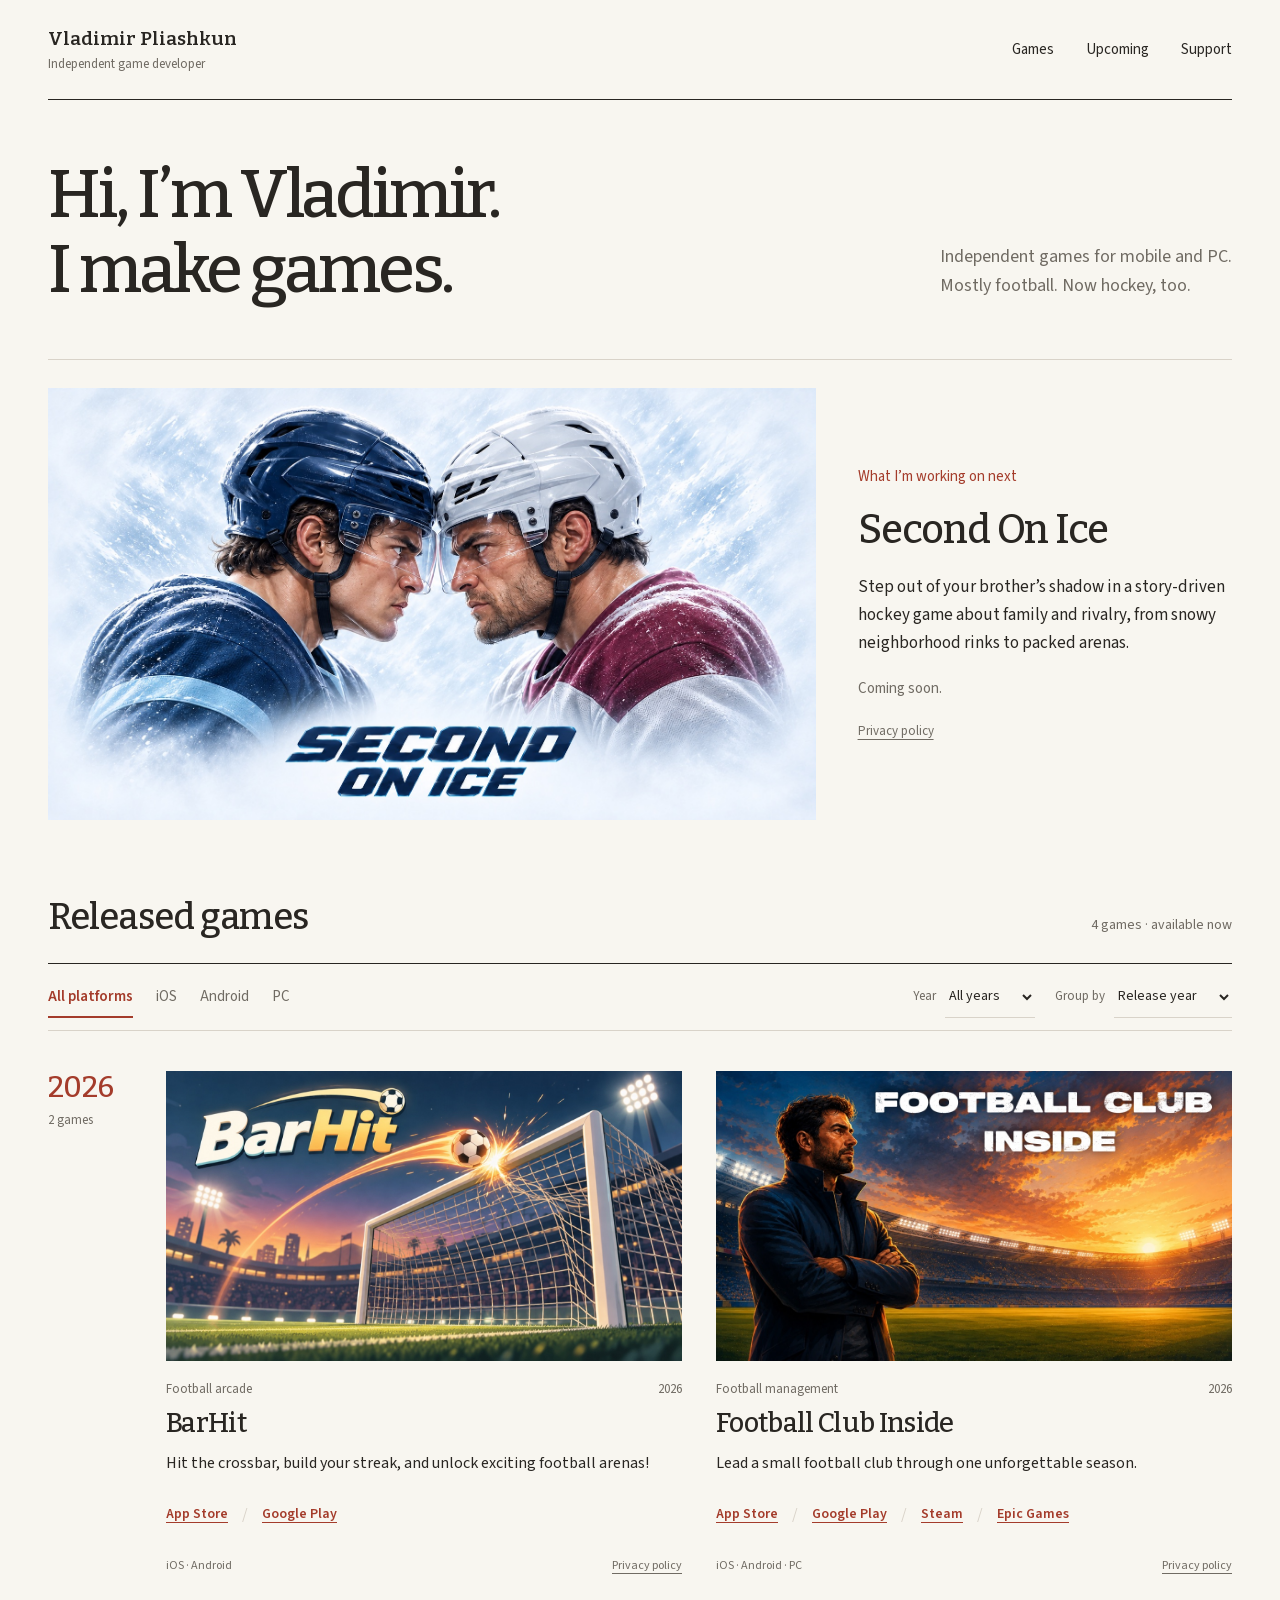
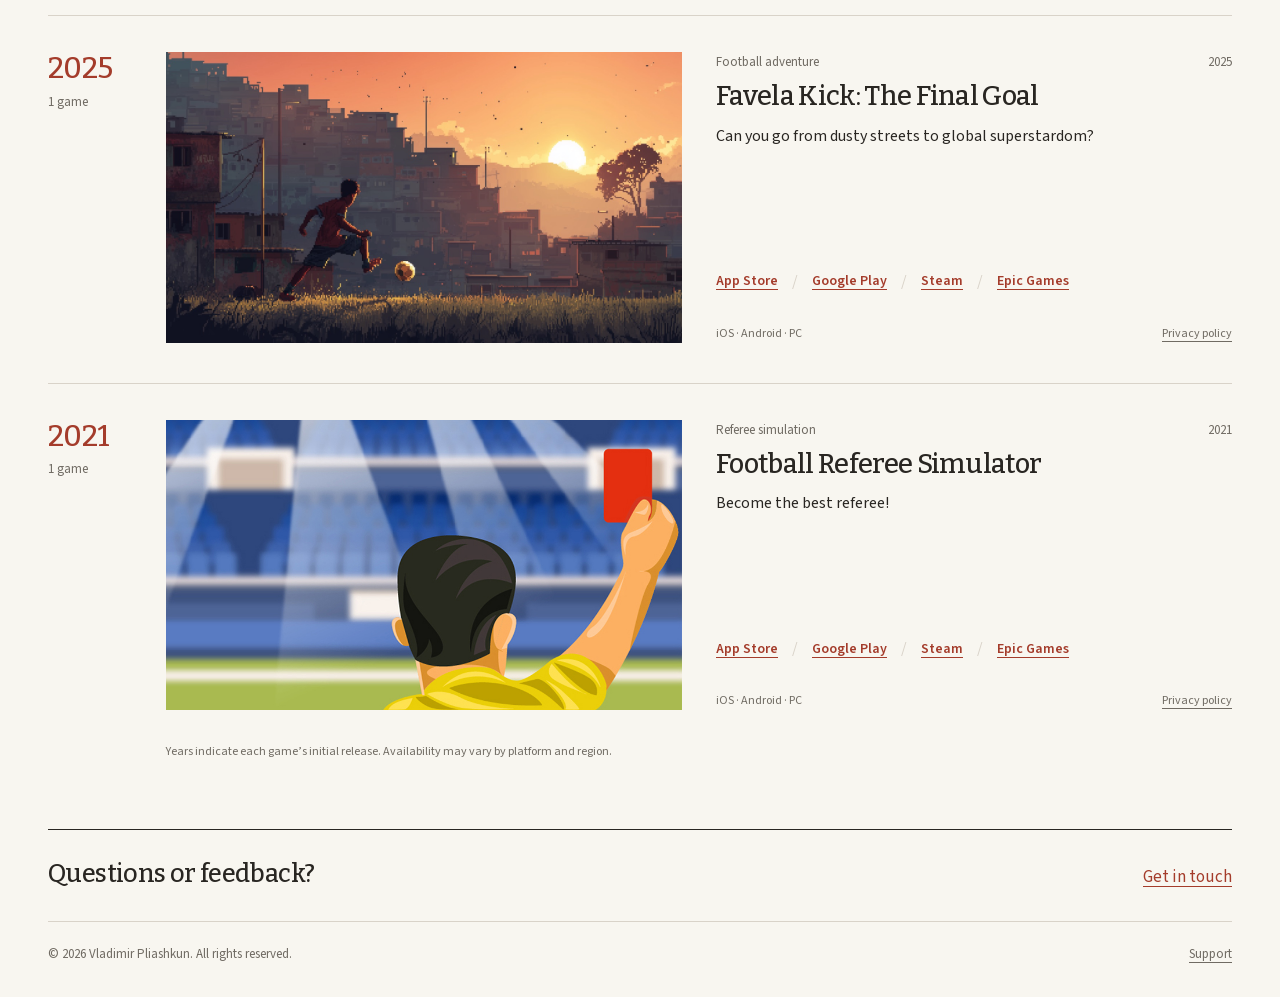
<file: index.html>
<!DOCTYPE html>
<html lang="en">
<head>
  <meta charset="UTF-8">
  <meta name="viewport" content="width=device-width, initial-scale=1.0">
  <meta name="description" content="Independent games by Vladimir Pliashkun. Discover BarHit, Football Club Inside, Favela Kick, Football Referee Simulator, and the upcoming Second On Ice.">
  <meta name="theme-color" content="#f8f6f0">
  <meta property="og:title" content="Vladimir Pliashkun — Independent Games">
  <meta property="og:description" content="Games by Vladimir Pliashkun, for mobile and PC. Browse the released games and the upcoming Second On Ice.">
  <meta property="og:type" content="website">
  <meta property="og:url" content="https://vladimirplyashkun.com/">
  <meta property="og:image" content="https://vladimirplyashkun.com/assets/second-on-ice.jpg">
  <link rel="canonical" href="https://vladimirplyashkun.com/">
  <link rel="icon" href="favicon.svg" type="image/svg+xml">
  <link rel="preload" href="assets/fonts/bitter-latin.woff2" as="font" type="font/woff2" crossorigin>
  <link rel="stylesheet" href="styles.css?v=20261108-3">
  <script src="catalog.js" defer></script>
  <title>Vladimir Pliashkun — Independent Games</title>
  <!-- Google tag (gtag.js) -->
  <script async src="https://www.googletagmanager.com/gtag/js?id=AW-10957152799"></script>
  <script>
    window.dataLayer = window.dataLayer || [];
    function gtag(){dataLayer.push(arguments);}
    gtag('js', new Date());
    gtag('config', 'AW-10957152799');
  </script>
</head>
<body>
  <a class="skip-link" href="#main">Skip to content</a>
  <header class="site-header">
    <div class="container header-inner">
      <a class="brand" href="index.html" aria-label="Vladimir Pliashkun — Home"><span>Vladimir Pliashkun<span class="brand-caption">Independent game developer</span></span></a>
      <nav aria-label="Main navigation"><a href="#games">Games</a><a href="#second-on-ice">Upcoming</a><a href="support.html">Support</a></nav>
    </div>
  </header>
  <main id="main" class="container">
    <section class="intro" aria-labelledby="intro-title">
      <h1 id="intro-title">Hi, I’m Vladimir.<br>I make games.</h1>
      <p class="intro-note">Independent games for mobile and PC.<br>Mostly football. Now hockey, too.</p>
    </section>

    <section class="feature" id="second-on-ice" aria-labelledby="upcoming-title">
      <div class="feature-art">
        <img src="assets/second-on-ice.jpg" width="1671" height="941" alt="Two rival hockey players face off in Second On Ice" fetchpriority="high">
      </div>
      <div class="feature-copy">
        <p class="project-note">What I’m working on next</p>
        <h2 id="upcoming-title">Second On Ice</h2>
        <p class="feature-description">Step out of your brother’s shadow in a story-driven hockey game about family and rivalry, from snowy neighborhood rinks to packed arenas.</p>
        <p class="release-note">Coming soon.</p>
        <a class="privacy-link" href="second-on-ice-privacy.html">Privacy policy</a>
      </div>
    </section>

    <section class="catalog" id="games" aria-labelledby="games-title">
      <div class="section-heading"><h2 id="games-title">Released games</h2><p id="result-count" role="status" aria-live="polite" aria-atomic="true">4 games · available now</p></div>
      <div class="catalog-controls" id="catalog-controls" hidden>
        <div class="platform-filters" role="group" aria-label="Filter by platform">
          <button type="button" class="filter-button" data-platform="all" aria-pressed="true">All platforms</button>
          <button type="button" class="filter-button" data-platform="ios" aria-pressed="false">iOS</button>
          <button type="button" class="filter-button" data-platform="android" aria-pressed="false">Android</button>
          <button type="button" class="filter-button" data-platform="pc" aria-pressed="false">PC</button>
        </div>
        <div class="select-filters"><label for="year-filter">Year <select id="year-filter"><option value="all">All years</option><option value="2026">2026</option><option value="2025">2025</option><option value="2021">2021</option></select></label><label for="group-by">Group by <select id="group-by"><option value="year">Release year</option><option value="platform">Platform</option></select></label></div>
      </div>
      <div id="game-groups">
        <section class="game-group" aria-labelledby="year-2026"><div class="group-heading"><h3 id="year-2026">2026</h3><span>2 games</span></div><div class="game-grid">
          <article class="game-card" id="barhit" data-year="2026" data-platforms="ios android">
            <div class="game-art"><img src="assets/barhit.jpg" width="1440" height="810" alt="BarHit: a flaming football hits the crossbar in a floodlit arena" loading="lazy" decoding="async"></div>
            <div class="game-copy"><div class="game-meta"><span>Football arcade</span><span>2026</span></div><h4>BarHit</h4><p class="game-description">Hit the crossbar, build your streak, and unlock exciting football arenas!</p><ul class="store-links" aria-label="Get BarHit"><li><a href="https://apps.apple.com/us/app/barhit/id6820227547">App Store</a></li><li><a href="https://play.google.com/store/apps/details?id=com.VladimirPlyashkun.BarHit">Google Play</a></li></ul><div class="game-footer"><span>iOS · Android</span><a href="bar-rush-privacy.html">Privacy policy</a></div></div>
          </article>
          <article class="game-card" id="football-club-inside" data-year="2026" data-platforms="ios android pc">
            <div class="game-art"><img src="assets/football-club-inside.jpg" width="1232" height="706" alt="Football Club Inside: a manager looks over the stadium at sunset" loading="lazy" decoding="async"></div>
            <div class="game-copy"><div class="game-meta"><span>Football management</span><span>2026</span></div><h4>Football Club Inside</h4><p class="game-description">Lead a small football club through one unforgettable season.</p><ul class="store-links" aria-label="Get Football Club Inside"><li><a href="https://apps.apple.com/us/app/football-club-inside/id6758112980">App Store</a></li><li><a href="https://play.google.com/store/apps/details?id=com.VladimirPlyashkun.FootballClubInside">Google Play</a></li><li><a href="https://store.steampowered.com/app/4103500/Football_Club_Inside/">Steam</a></li><li><a href="https://store.epicgames.com/en-US/p/football-club-inside-028a36">Epic Games</a></li></ul><div class="game-footer"><span>iOS · Android · PC</span><a href="football-club-inside-privacy.html">Privacy policy</a></div></div>
          </article>
        </div></section>
        <section class="game-group" aria-labelledby="year-2025"><div class="group-heading"><h3 id="year-2025">2025</h3><span>1 game</span></div><div class="game-grid">
          <article class="game-card" id="favela-kick-final-goal" data-year="2025" data-platforms="ios android pc">
            <div class="game-art"><img src="assets/favela-kick.jpg" width="1440" height="807" alt="A young footballer plays above the rooftops of a favela at sunset" loading="lazy" decoding="async"></div>
            <div class="game-copy"><div class="game-meta"><span>Football adventure</span><span>2025</span></div><h4>Favela Kick: The Final Goal</h4><p class="game-description">Can you go from dusty streets to global superstardom?</p><ul class="store-links" aria-label="Get Favela Kick: The Final Goal"><li><a href="https://apps.apple.com/us/app/favela-kick-the-final-goal/id6746564739">App Store</a></li><li><a href="https://play.google.com/store/apps/details?id=com.VladimirPlyashkun.FavelaKick">Google Play</a></li><li><a href="https://store.steampowered.com/app/3603110/Favela_Kick_The_Final_Goal/">Steam</a></li><li><a href="https://store.epicgames.com/en-US/p/favela-kick-the-final-goal-ad8a1f?lang=en-US">Epic Games</a></li></ul><div class="game-footer"><span>iOS · Android · PC</span><a href="favela-kick-privacy.html">Privacy policy</a></div></div>
          </article>
        </div></section>
        <section class="game-group" aria-labelledby="year-2021"><div class="group-heading"><h3 id="year-2021">2021</h3><span>1 game</span></div><div class="game-grid">
          <article class="game-card" id="football-referee-simulator" data-year="2021" data-platforms="ios android pc">
            <div class="game-art"><img src="assets/football-referee-simulator.jpg" width="1024" height="500" alt="A football referee raises a red card in a packed stadium" loading="lazy" decoding="async"></div>
            <div class="game-copy"><div class="game-meta"><span>Referee simulation</span><span>2021</span></div><h4>Football Referee Simulator</h4><p class="game-description">Become the best referee!</p><ul class="store-links" aria-label="Get Football Referee Simulator"><li><a href="https://apps.apple.com/us/app/football-referee-simulator/id1581640677">App Store</a></li><li><a href="https://play.google.com/store/apps/details?id=com.VladimirPlyashkun.FootballReferee">Google Play</a></li><li><a href="https://store.steampowered.com/app/3002620/Football_Referee_Simulator/">Steam</a></li><li><a href="https://store.epicgames.com/en-US/p/football-referee-simulator-291cd6?lang=en-US">Epic Games</a></li></ul><div class="game-footer"><span>iOS · Android · PC</span><a href="football-referee-privacy.html">Privacy policy</a></div></div>
          </article>
        </div></section>
      </div>
      <div class="empty-state" id="empty-state" hidden><h3>No games in this selection.</h3><p>Try another platform or release year.</p><button class="button" id="reset-filters" type="button">Show all games</button></div>
      <p class="catalog-note">Years indicate each game’s initial release. Availability may vary by platform and region.</p>
    </section>
    <section class="contact-strip" aria-labelledby="contact-title">
      <h2 id="contact-title">Questions or feedback?</h2>
      <a href="support.html">Get in touch</a>
    </section>
  </main>
  <footer class="site-footer container"><p>© 2026 Vladimir Pliashkun. All rights reserved.</p><div><a href="support.html">Support</a></div></footer>
</body>
</html>
</file>
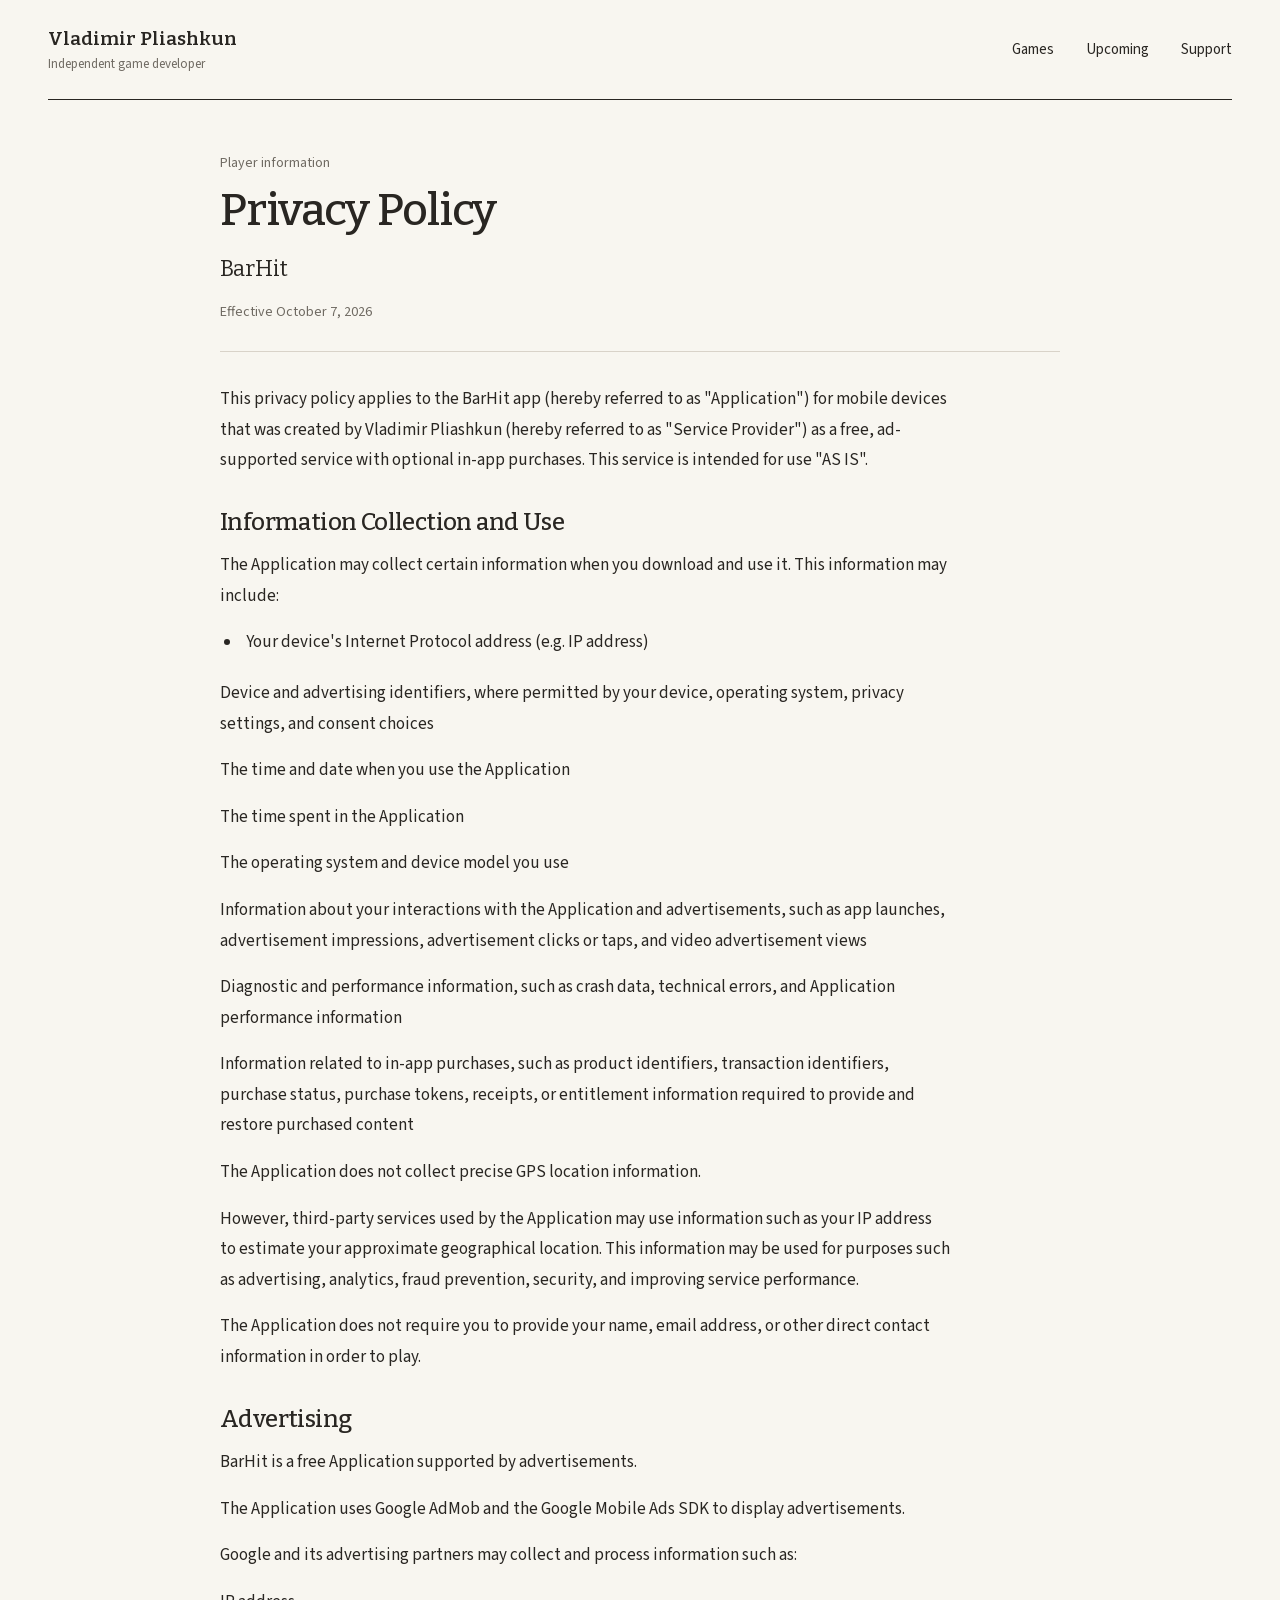
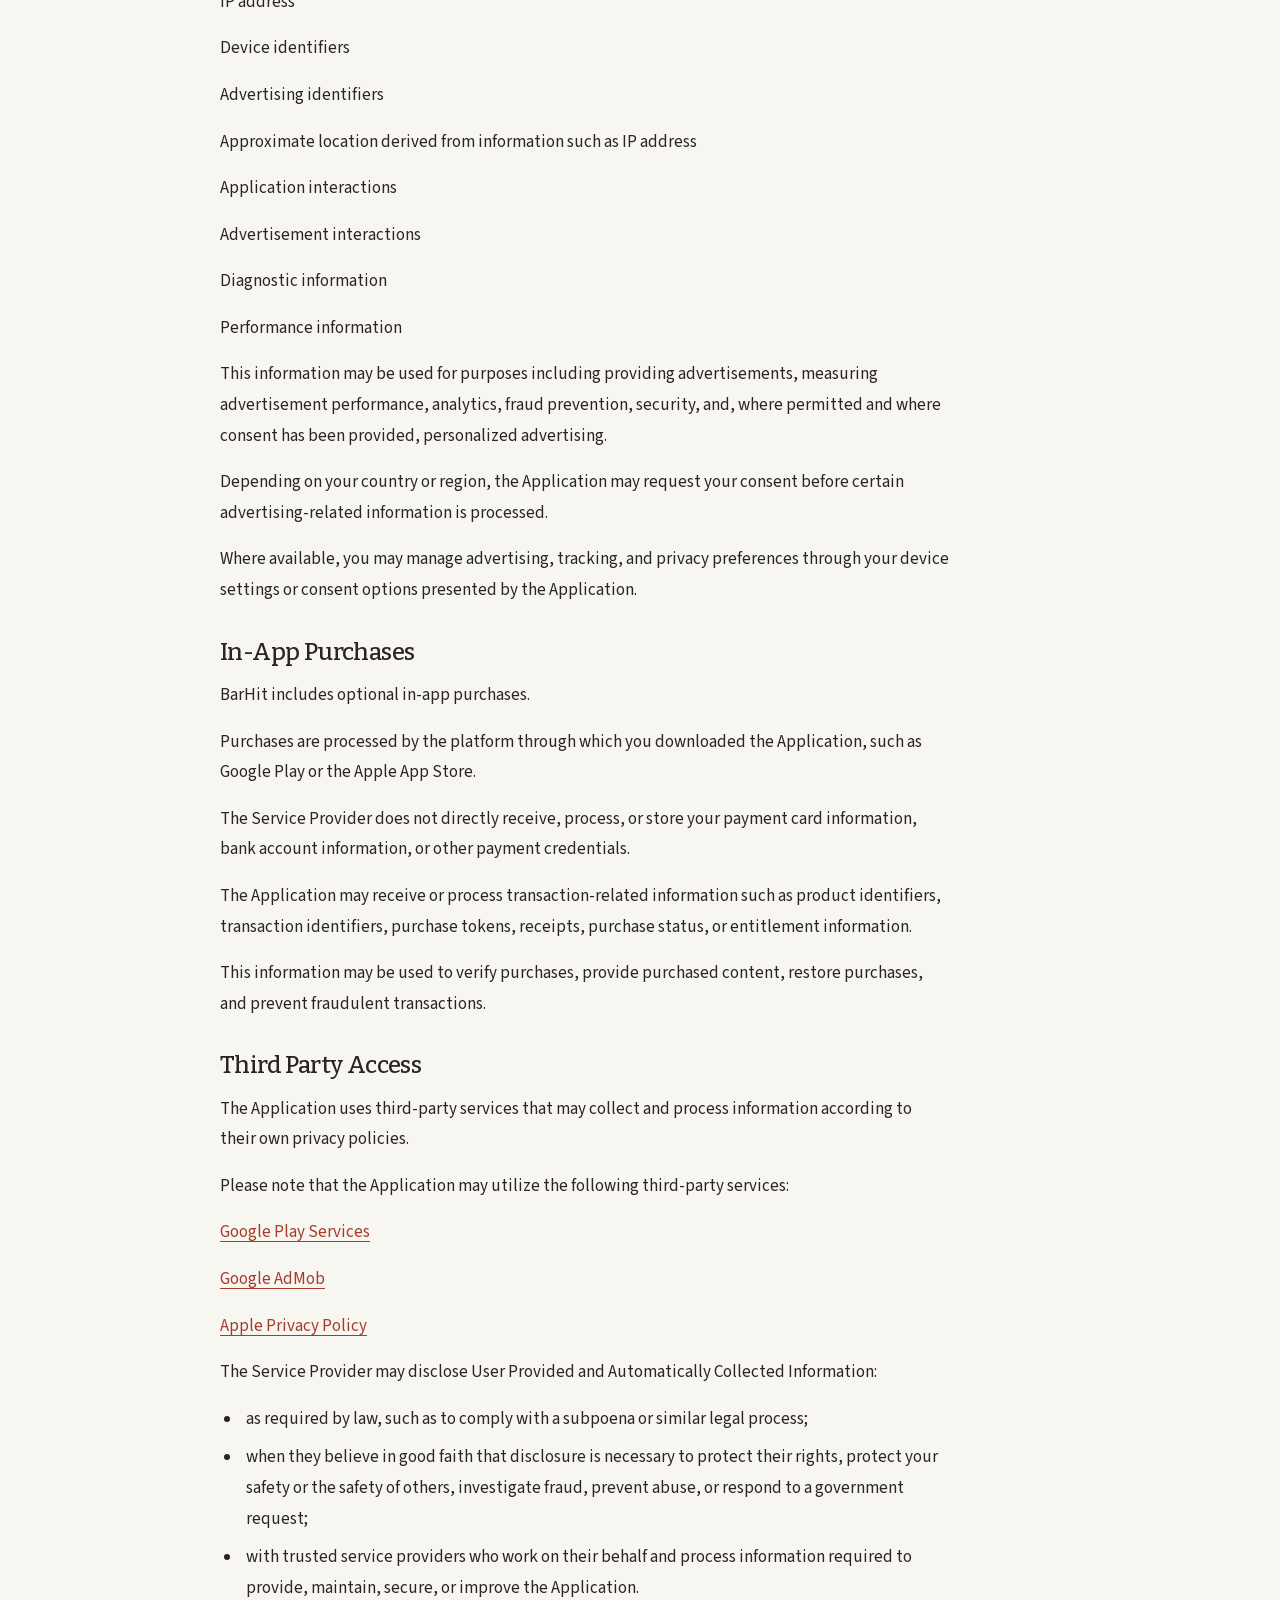
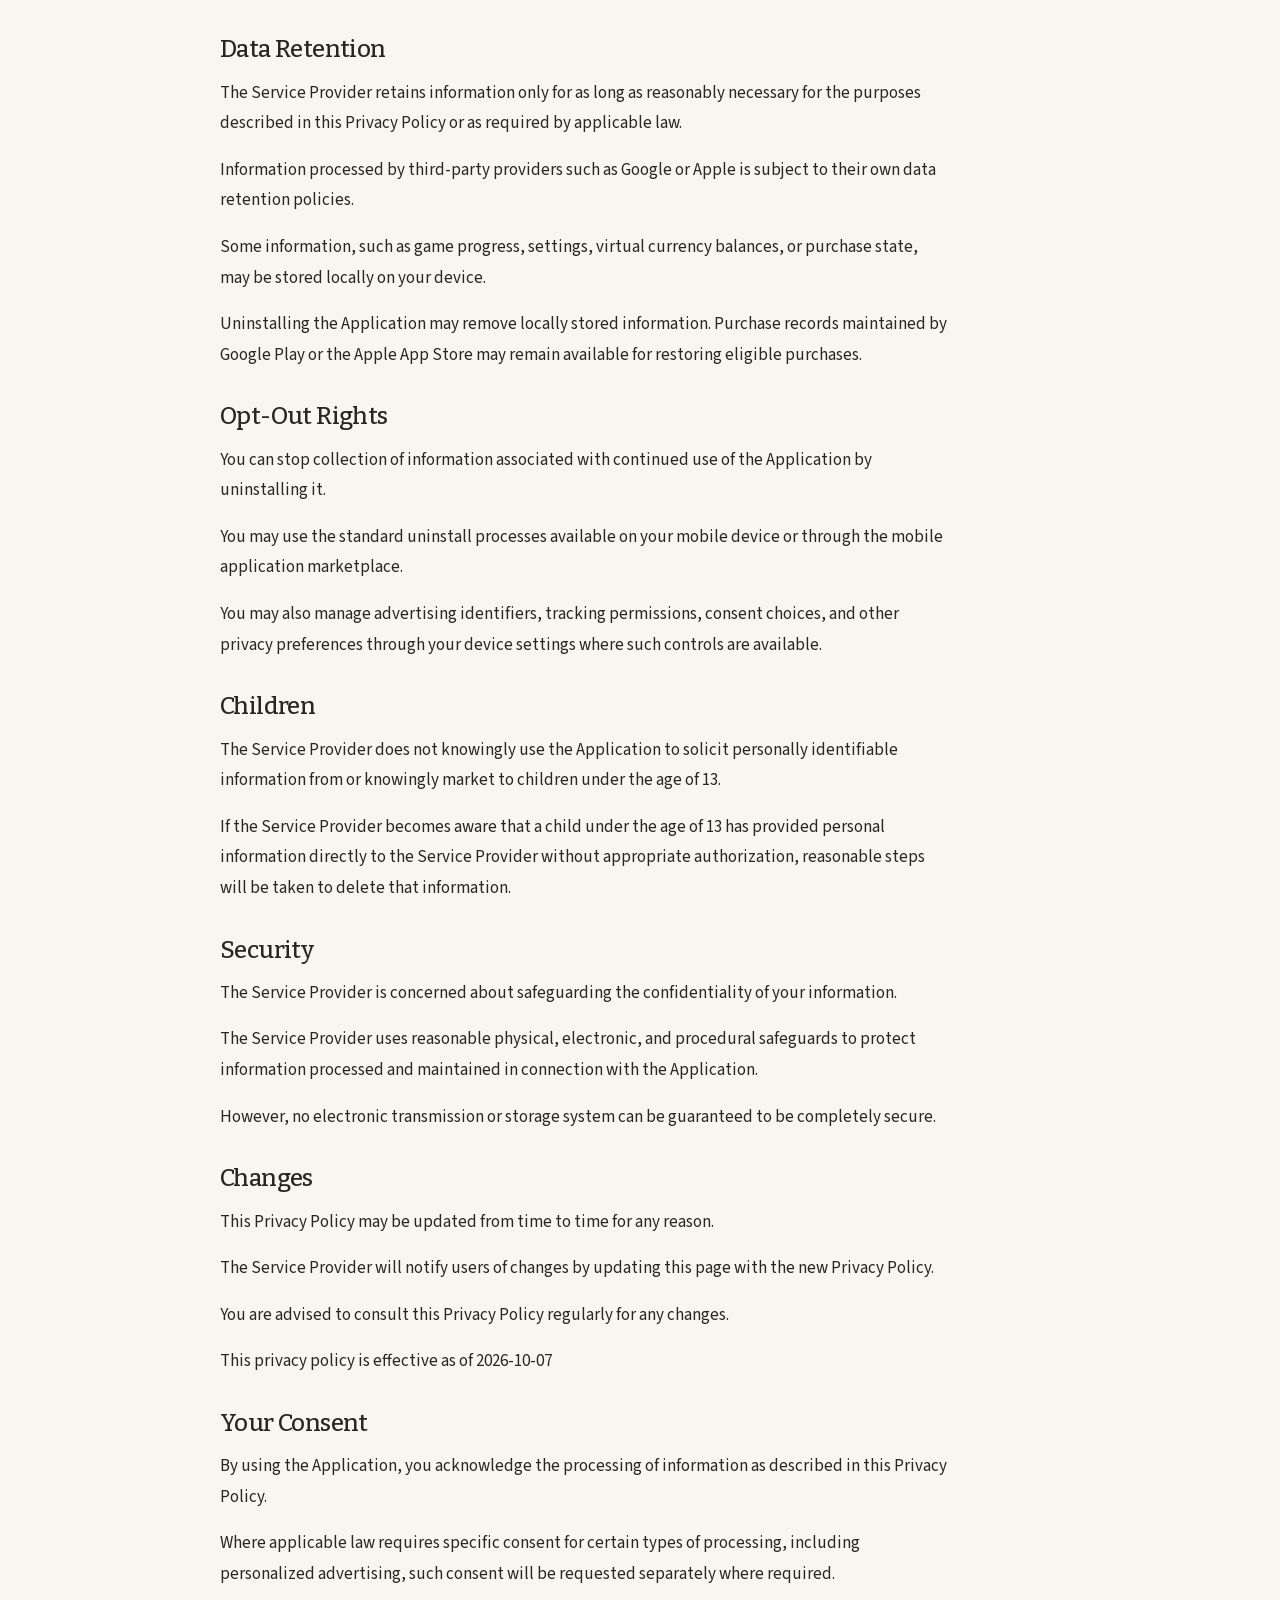
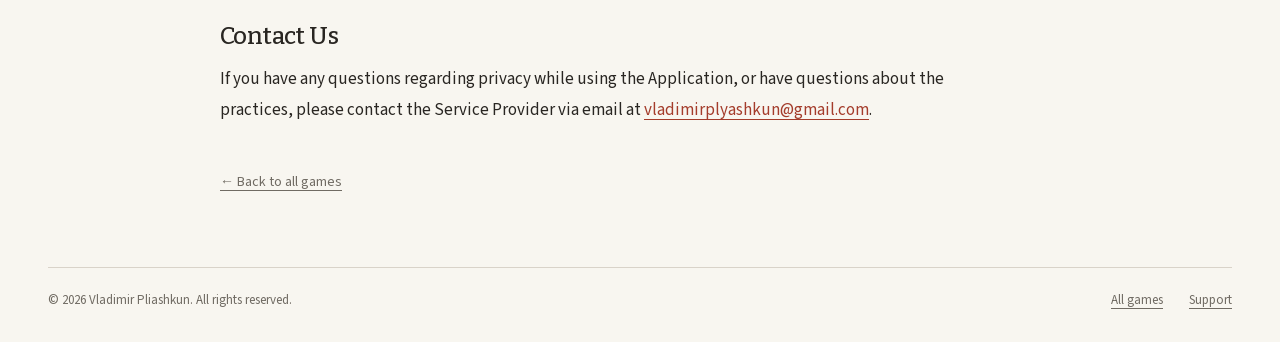
<file: bar-rush-privacy.html>
<!DOCTYPE html>
<html lang="en">
<head>
  <meta charset="UTF-8">
  <meta name="viewport" content="width=device-width, initial-scale=1.0">
  <meta name="description" content="Privacy policy for BarHit, a game by Vladimir Pliashkun.">
  <meta name="theme-color" content="#f8f6f0">
  <title>Privacy Policy | BarHit</title>
  <link rel="canonical" href="https://vladimirplyashkun.com/bar-rush-privacy.html">
  <link rel="icon" href="favicon.svg" type="image/svg+xml">
  <link rel="preload" href="assets/fonts/bitter-latin.woff2" as="font" type="font/woff2" crossorigin>
  <link rel="stylesheet" href="styles.css?v=20261108-3">
</head>
<body>
  <a class="skip-link" href="#main">Skip to content</a>
  <header class="site-header">
    <div class="container header-inner">
      <a class="brand" href="index.html" aria-label="Vladimir Pliashkun — Home"><span>Vladimir Pliashkun<span class="brand-caption">Independent game developer</span></span></a>
      <nav aria-label="Main navigation"><a href="index.html#games">Games</a><a href="index.html#second-on-ice">Upcoming</a><a href="support.html">Support</a></nav>
    </div>
  </header>
  <main id="main" class="container document-layout">
    <div class="document-intro">
      <p class="eyebrow">Player information</p>
      <h1>Privacy Policy</h1>
      <p class="document-subtitle">BarHit</p>
      <p class="document-date">Effective <time datetime="2026-10-07">October 7, 2026</time></p>
    </div>
    <div class="document-body">
      <p>This privacy policy applies to the BarHit app (hereby referred to as &quot;Application&quot;) for mobile devices that was created by Vladimir Pliashkun (hereby referred to as &quot;Service Provider&quot;) as a free, ad-supported service with optional in-app purchases. This service is intended for use &quot;AS IS&quot;.</p>
      <h2>Information Collection and Use</h2>
      <p>The Application may collect certain information when you download and use it. This information may include:</p>
      <ul>
        <li>Your device&#x27;s Internet Protocol address (e.g. IP address)</li>
      </ul>
      <p>Device and advertising identifiers, where permitted by your device, operating system, privacy settings, and consent choices</p>
      <p>The time and date when you use the Application</p>
      <p>The time spent in the Application</p>
      <p>The operating system and device model you use</p>
      <p>Information about your interactions with the Application and advertisements, such as app launches, advertisement impressions, advertisement clicks or taps, and video advertisement views</p>
      <p>Diagnostic and performance information, such as crash data, technical errors, and Application performance information</p>
      <p>Information related to in-app purchases, such as product identifiers, transaction identifiers, purchase status, purchase tokens, receipts, or entitlement information required to provide and restore purchased content</p>
      <p>The Application does not collect precise GPS location information.</p>
      <p>However, third-party services used by the Application may use information such as your IP address to estimate your approximate geographical location. This information may be used for purposes such as advertising, analytics, fraud prevention, security, and improving service performance.</p>
      <p>The Application does not require you to provide your name, email address, or other direct contact information in order to play.</p>
      <h2>Advertising</h2>
      <p>BarHit is a free Application supported by advertisements.</p>
      <p>The Application uses Google AdMob and the Google Mobile Ads SDK to display advertisements.</p>
      <p>Google and its advertising partners may collect and process information such as:</p>
      <p>IP address</p>
      <p>Device identifiers</p>
      <p>Advertising identifiers</p>
      <p>Approximate location derived from information such as IP address</p>
      <p>Application interactions</p>
      <p>Advertisement interactions</p>
      <p>Diagnostic information</p>
      <p>Performance information</p>
      <p>This information may be used for purposes including providing advertisements, measuring advertisement performance, analytics, fraud prevention, security, and, where permitted and where consent has been provided, personalized advertising.</p>
      <p>Depending on your country or region, the Application may request your consent before certain advertising-related information is processed.</p>
      <p>Where available, you may manage advertising, tracking, and privacy preferences through your device settings or consent options presented by the Application.</p>
      <h2>In-App Purchases</h2>
      <p>BarHit includes optional in-app purchases.</p>
      <p>Purchases are processed by the platform through which you downloaded the Application, such as Google Play or the Apple App Store.</p>
      <p>The Service Provider does not directly receive, process, or store your payment card information, bank account information, or other payment credentials.</p>
      <p>The Application may receive or process transaction-related information such as product identifiers, transaction identifiers, purchase tokens, receipts, purchase status, or entitlement information.</p>
      <p>This information may be used to verify purchases, provide purchased content, restore purchases, and prevent fraudulent transactions.</p>
      <h2>Third Party Access</h2>
      <p>The Application uses third-party services that may collect and process information according to their own privacy policies.</p>
      <p>Please note that the Application may utilize the following third-party services:</p>
      <p><a href="https://www.google.com/policies/privacy/">Google Play Services</a></p>
      <p><a href="https://support.google.com/admob/answer/6128543">Google AdMob</a></p>
      <p><a href="https://www.apple.com/legal/privacy/">Apple Privacy Policy</a></p>
      <p>The Service Provider may disclose User Provided and Automatically Collected Information:</p>
      <ul>
        <li>as required by law, such as to comply with a subpoena or similar legal process;</li>
        <li>when they believe in good faith that disclosure is necessary to protect their rights, protect your safety or the safety of others, investigate fraud, prevent abuse, or respond to a government request;</li>
        <li>with trusted service providers who work on their behalf and process information required to provide, maintain, secure, or improve the Application.</li>
      </ul>
      <h2>Data Retention</h2>
      <p>The Service Provider retains information only for as long as reasonably necessary for the purposes described in this Privacy Policy or as required by applicable law.</p>
      <p>Information processed by third-party providers such as Google or Apple is subject to their own data retention policies.</p>
      <p>Some information, such as game progress, settings, virtual currency balances, or purchase state, may be stored locally on your device.</p>
      <p>Uninstalling the Application may remove locally stored information. Purchase records maintained by Google Play or the Apple App Store may remain available for restoring eligible purchases.</p>
      <h2>Opt-Out Rights</h2>
      <p>You can stop collection of information associated with continued use of the Application by uninstalling it.</p>
      <p>You may use the standard uninstall processes available on your mobile device or through the mobile application marketplace.</p>
      <p>You may also manage advertising identifiers, tracking permissions, consent choices, and other privacy preferences through your device settings where such controls are available.</p>
      <h2>Children</h2>
      <p>The Service Provider does not knowingly use the Application to solicit personally identifiable information from or knowingly market to children under the age of 13.</p>
      <p>If the Service Provider becomes aware that a child under the age of 13 has provided personal information directly to the Service Provider without appropriate authorization, reasonable steps will be taken to delete that information.</p>
      <h2>Security</h2>
      <p>The Service Provider is concerned about safeguarding the confidentiality of your information.</p>
      <p>The Service Provider uses reasonable physical, electronic, and procedural safeguards to protect information processed and maintained in connection with the Application.</p>
      <p>However, no electronic transmission or storage system can be guaranteed to be completely secure.</p>
      <h2>Changes</h2>
      <p>This Privacy Policy may be updated from time to time for any reason.</p>
      <p>The Service Provider will notify users of changes by updating this page with the new Privacy Policy.</p>
      <p>You are advised to consult this Privacy Policy regularly for any changes.</p>
      <p>This privacy policy is effective as of 2026-10-07</p>
      <h2>Your Consent</h2>
      <p>By using the Application, you acknowledge the processing of information as described in this Privacy Policy.</p>
      <p>Where applicable law requires specific consent for certain types of processing, including personalized advertising, such consent will be requested separately where required.</p>
      <h2>Contact Us</h2>
      <p>If you have any questions regarding privacy while using the Application, or have questions about the practices, please contact the Service Provider via email at <a href="mailto:vladimirplyashkun@gmail.com">vladimirplyashkun@gmail.com</a>.</p>
    </div>
    <a class="back-home" href="index.html">← Back to all games</a>
  </main>
  <footer class="site-footer container document-footer"><p>© 2026 Vladimir Pliashkun. All rights reserved.</p><div><a href="index.html">All games</a><a href="support.html">Support</a></div></footer>
</body>
</html>
</file>
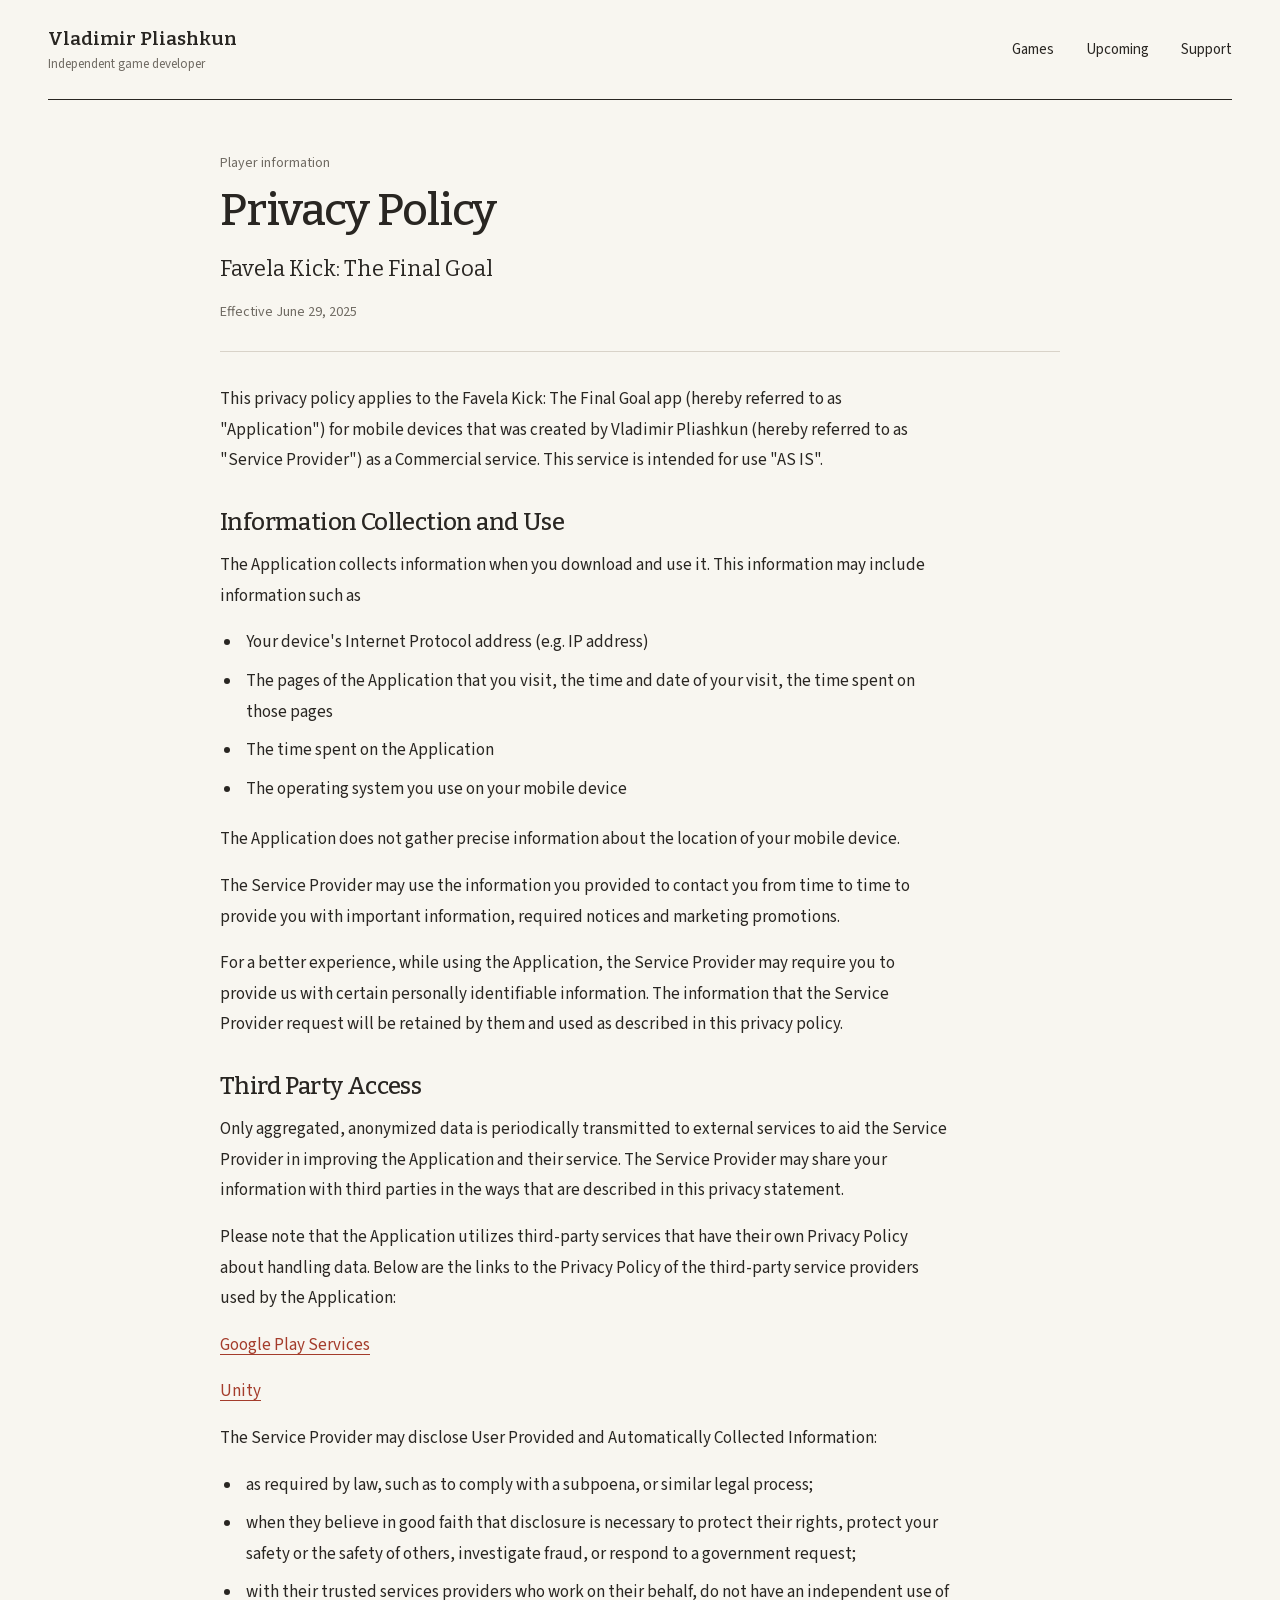
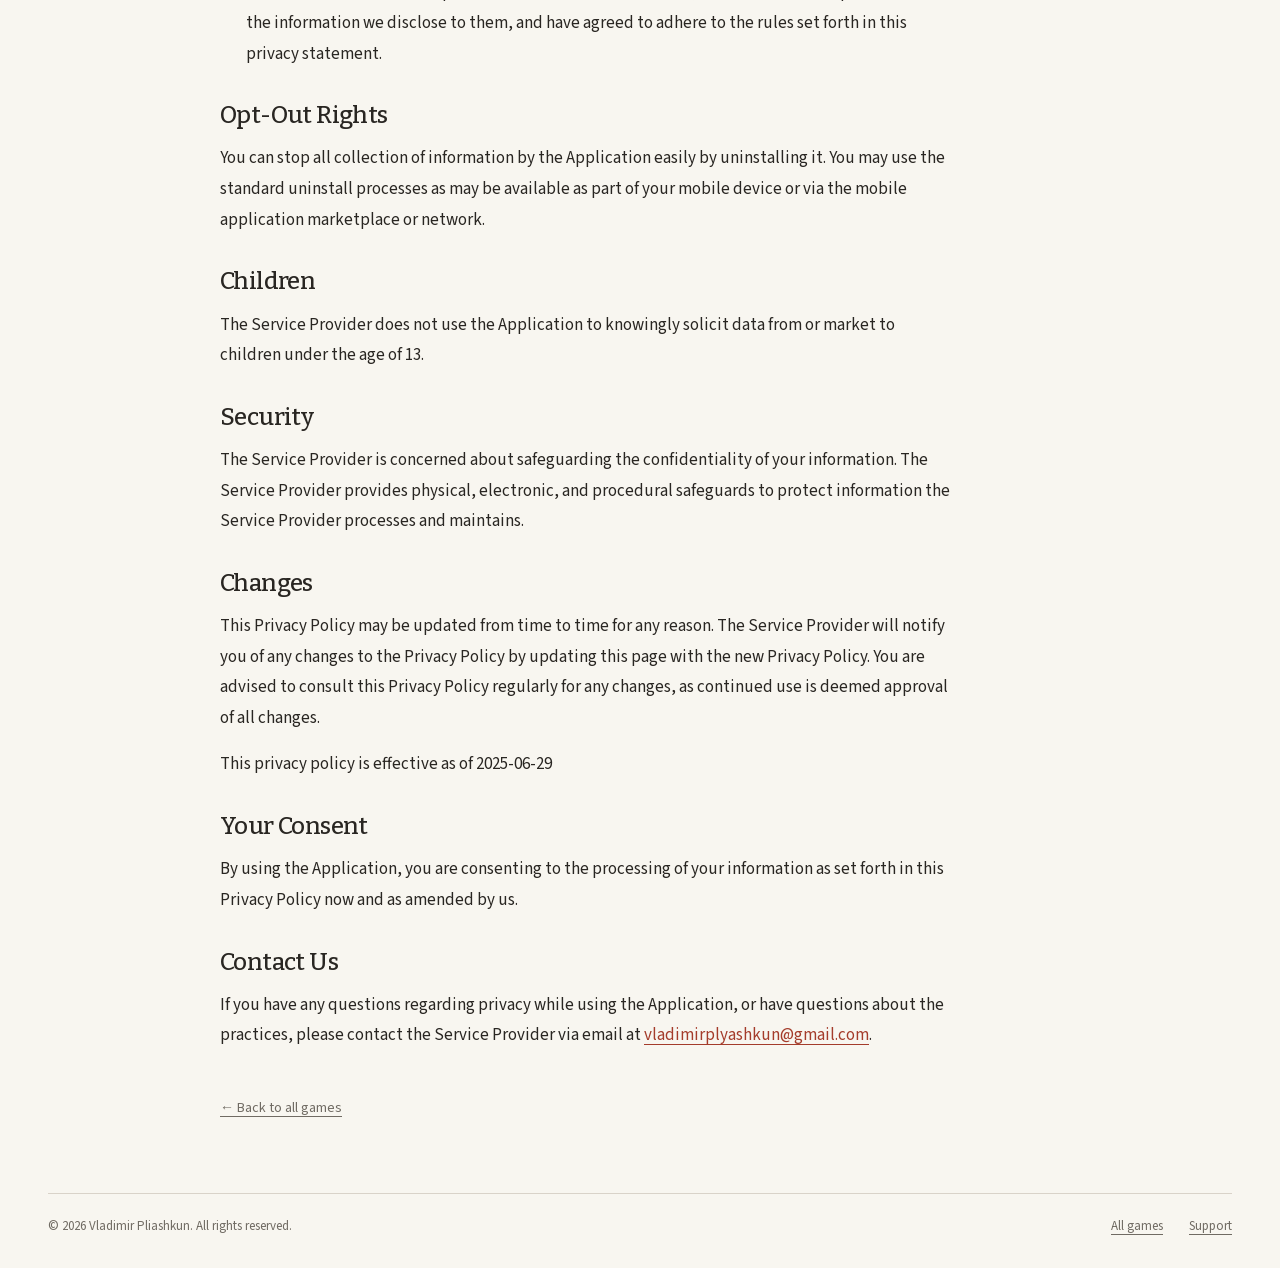
<file: favela-kick-privacy.html>
<!DOCTYPE html>
<html lang="en">
<head>
  <meta charset="UTF-8">
  <meta name="viewport" content="width=device-width, initial-scale=1.0">
  <meta name="description" content="Privacy policy for Favela Kick: The Final Goal, a game by Vladimir Pliashkun.">
  <meta name="theme-color" content="#f8f6f0">
  <title>Privacy Policy | Favela Kick: The Final Goal</title>
  <link rel="canonical" href="https://vladimirplyashkun.com/favela-kick-privacy.html">
  <link rel="icon" href="favicon.svg" type="image/svg+xml">
  <link rel="preload" href="assets/fonts/bitter-latin.woff2" as="font" type="font/woff2" crossorigin>
  <link rel="stylesheet" href="styles.css?v=20261108-3">
</head>
<body>
  <a class="skip-link" href="#main">Skip to content</a>
  <header class="site-header">
    <div class="container header-inner">
      <a class="brand" href="index.html" aria-label="Vladimir Pliashkun — Home"><span>Vladimir Pliashkun<span class="brand-caption">Independent game developer</span></span></a>
      <nav aria-label="Main navigation"><a href="index.html#games">Games</a><a href="index.html#second-on-ice">Upcoming</a><a href="support.html">Support</a></nav>
    </div>
  </header>
  <main id="main" class="container document-layout">
    <div class="document-intro">
      <p class="eyebrow">Player information</p>
      <h1>Privacy Policy</h1>
      <p class="document-subtitle">Favela Kick: The Final Goal</p>
      <p class="document-date">Effective <time datetime="2025-06-29">June 29, 2025</time></p>
    </div>
    <div class="document-body">
      <p>This privacy policy applies to the Favela Kick: The Final Goal app (hereby referred to as &quot;Application&quot;) for mobile devices that was created by Vladimir Pliashkun (hereby referred to as &quot;Service Provider&quot;) as a Commercial service. This service is intended for use &quot;AS IS&quot;.</p>
      <h2>Information Collection and Use</h2>
      <p>The Application collects information when you download and use it. This information may include information such as</p>
      <ul>
        <li>Your device&#x27;s Internet Protocol address (e.g. IP address)</li>
        <li>The pages of the Application that you visit, the time and date of your visit, the time spent on those pages</li>
        <li>The time spent on the Application</li>
        <li>The operating system you use on your mobile device</li>
      </ul>
      <p>The Application does not gather precise information about the location of your mobile device.</p>
      <p>The Service Provider may use the information you provided to contact you from time to time to provide you with important information, required notices and marketing promotions.</p>
      <p>For a better experience, while using the Application, the Service Provider may require you to provide us with certain personally identifiable information. The information that the Service Provider request will be retained by them and used as described in this privacy policy.</p>
      <h2>Third Party Access</h2>
      <p>Only aggregated, anonymized data is periodically transmitted to external services to aid the Service Provider in improving the Application and their service. The Service Provider may share your information with third parties in the ways that are described in this privacy statement.</p>
      <p>Please note that the Application utilizes third-party services that have their own Privacy Policy about handling data. Below are the links to the Privacy Policy of the third-party service providers used by the Application:</p>
      <p><a href="https://www.google.com/policies/privacy/">Google Play Services</a></p>
      <p><a href="https://unity3d.com/legal/privacy-policy">Unity</a></p>
      <p>The Service Provider may disclose User Provided and Automatically Collected Information:</p>
      <ul>
        <li>as required by law, such as to comply with a subpoena, or similar legal process;</li>
        <li>when they believe in good faith that disclosure is necessary to protect their rights, protect your safety or the safety of others, investigate fraud, or respond to a government request;</li>
        <li>with their trusted services providers who work on their behalf, do not have an independent use of the information we disclose to them, and have agreed to adhere to the rules set forth in this privacy statement.</li>
      </ul>
      <h2>Opt-Out Rights</h2>
      <p>You can stop all collection of information by the Application easily by uninstalling it. You may use the standard uninstall processes as may be available as part of your mobile device or via the mobile application marketplace or network.</p>
      <h2>Children</h2>
      <p>The Service Provider does not use the Application to knowingly solicit data from or market to children under the age of 13.</p>
      <h2>Security</h2>
      <p>The Service Provider is concerned about safeguarding the confidentiality of your information. The Service Provider provides physical, electronic, and procedural safeguards to protect information the Service Provider processes and maintains.</p>
      <h2>Changes</h2>
      <p>This Privacy Policy may be updated from time to time for any reason. The Service Provider will notify you of any changes to the Privacy Policy by updating this page with the new Privacy Policy. You are advised to consult this Privacy Policy regularly for any changes, as continued use is deemed approval of all changes.</p>
      <p>This privacy policy is effective as of 2025-06-29</p>
      <h2>Your Consent</h2>
      <p>By using the Application, you are consenting to the processing of your information as set forth in this Privacy Policy now and as amended by us.</p>
      <h2>Contact Us</h2>
      <p>If you have any questions regarding privacy while using the Application, or have questions about the practices, please contact the Service Provider via email at <a href="mailto:vladimirplyashkun@gmail.com">vladimirplyashkun@gmail.com</a>.</p>
    </div>
    <a class="back-home" href="index.html">← Back to all games</a>
  </main>
  <footer class="site-footer container document-footer"><p>© 2026 Vladimir Pliashkun. All rights reserved.</p><div><a href="index.html">All games</a><a href="support.html">Support</a></div></footer>
</body>
</html>
</file>
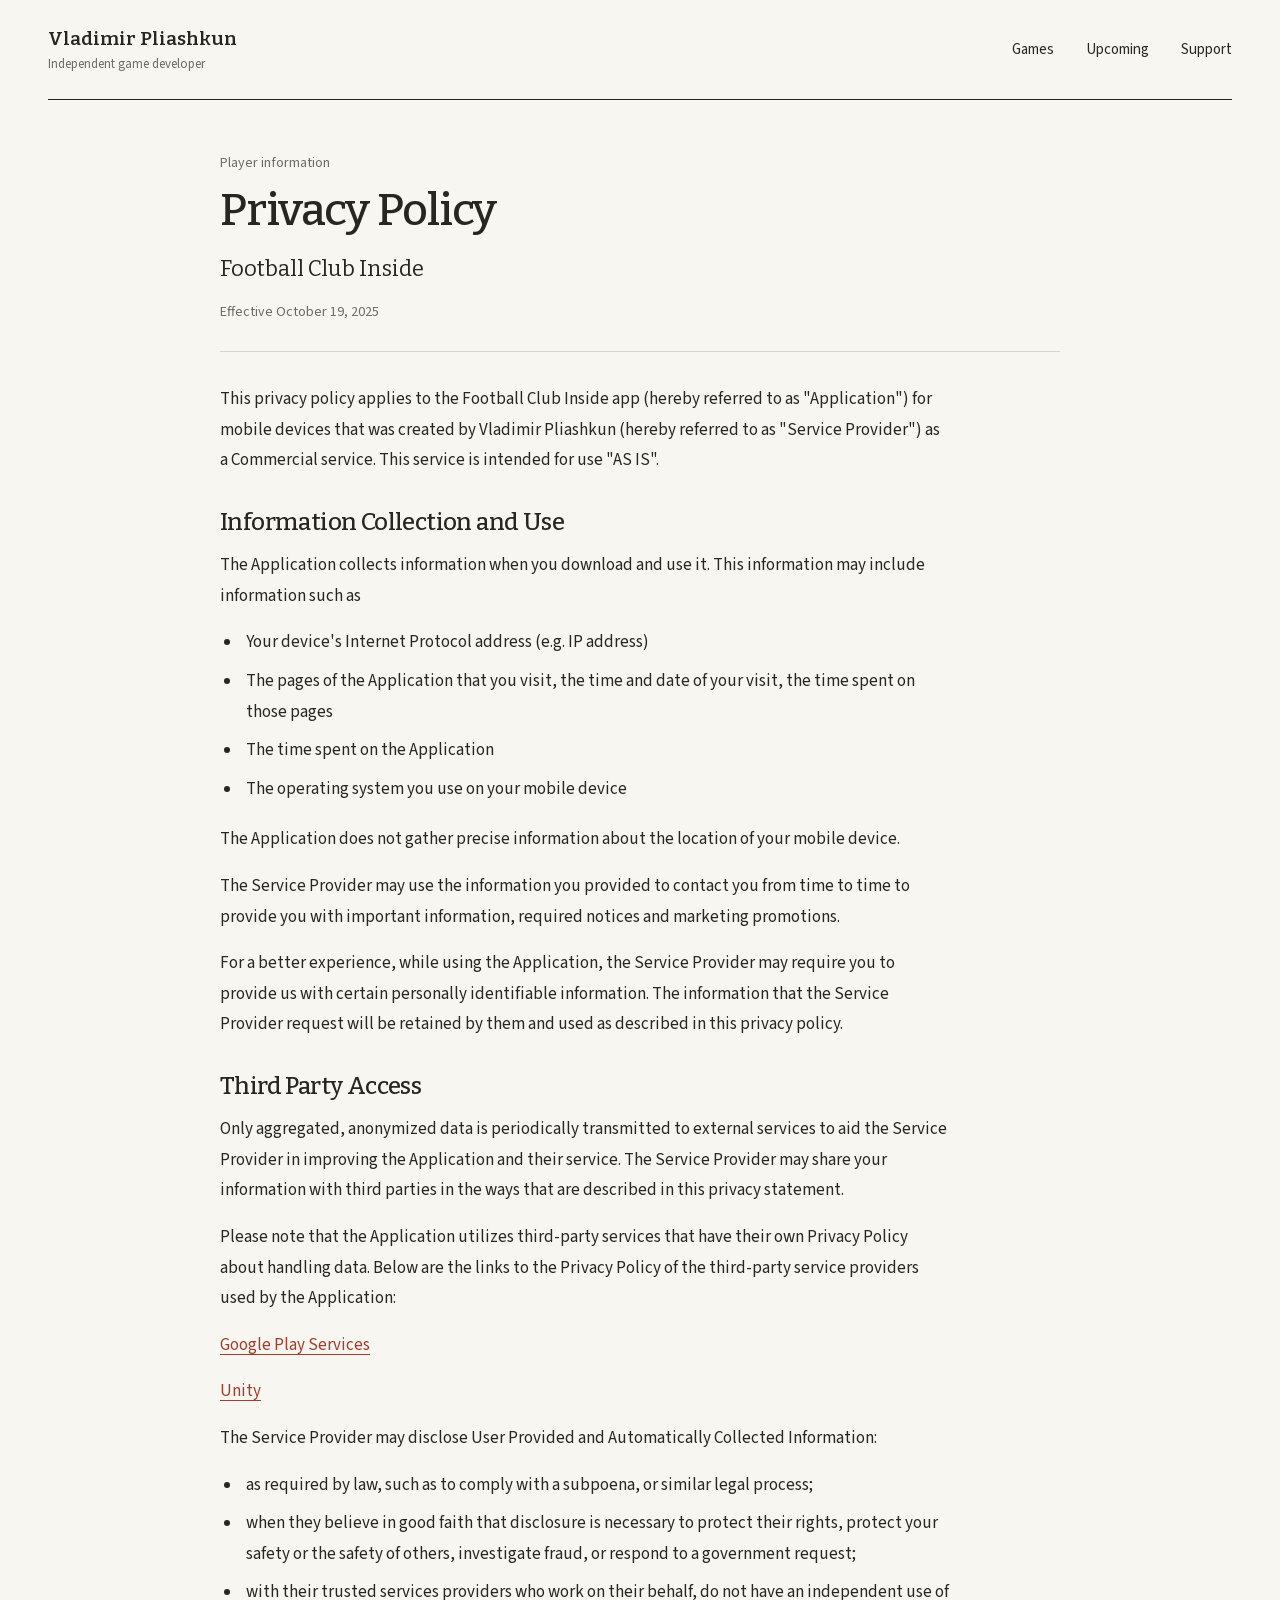
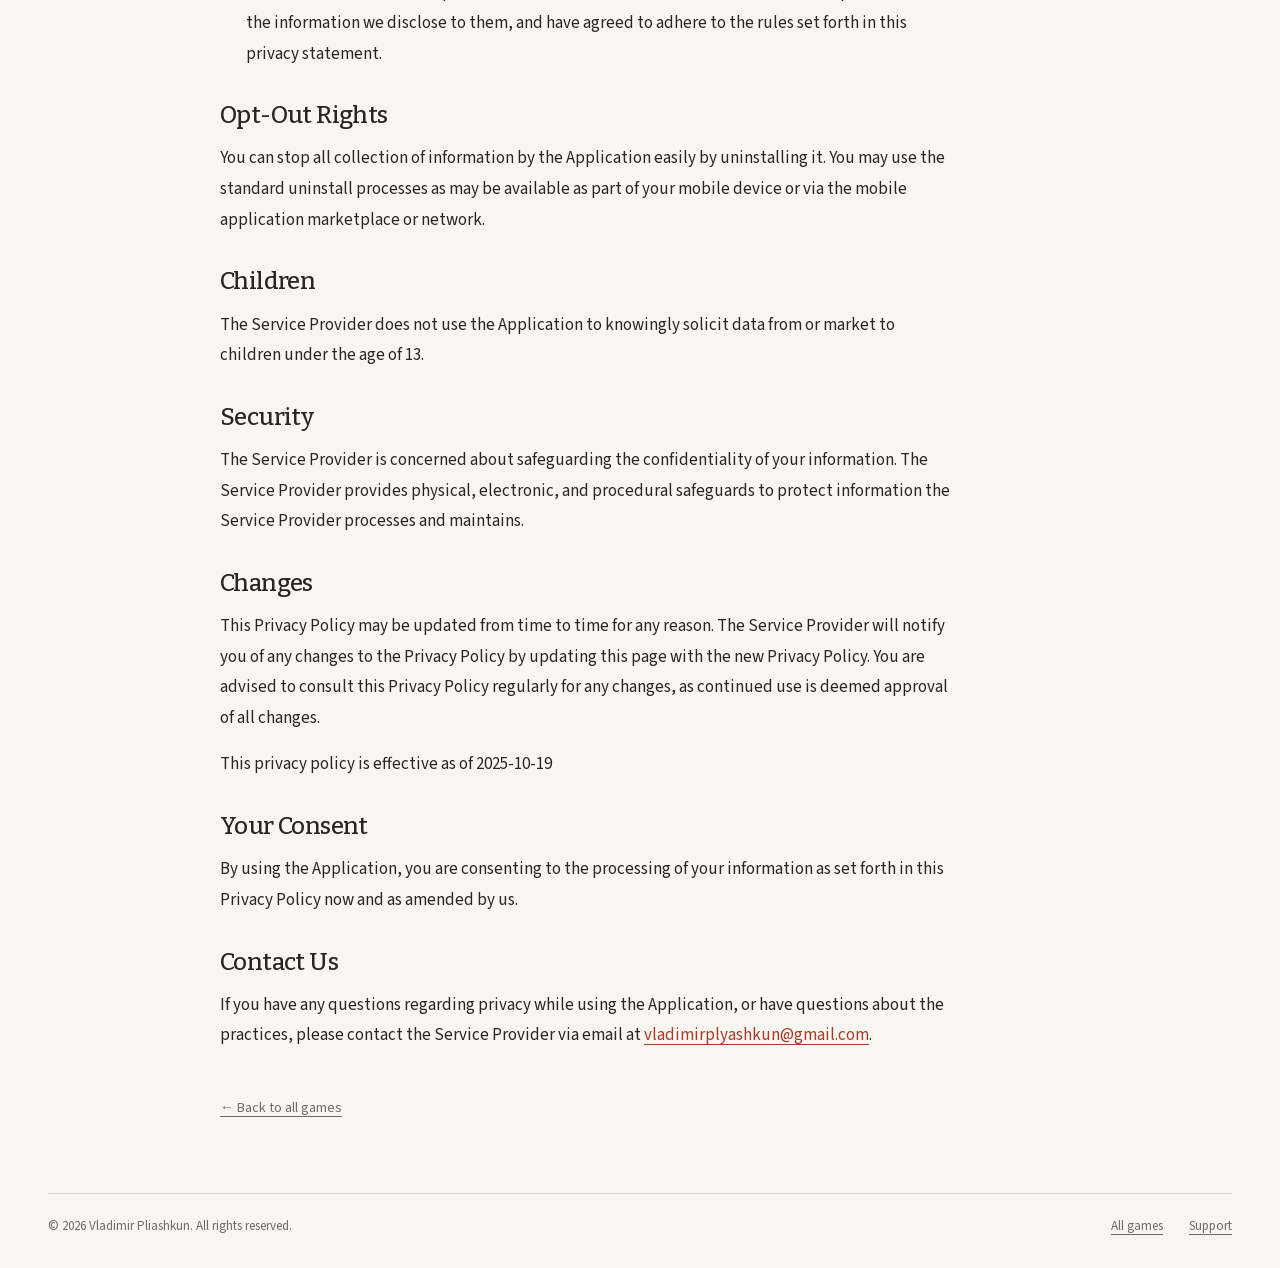
<file: football-club-inside-privacy.html>
<!DOCTYPE html>
<html lang="en">
<head>
  <meta charset="UTF-8">
  <meta name="viewport" content="width=device-width, initial-scale=1.0">
  <meta name="description" content="Privacy policy for Football Club Inside, a game by Vladimir Pliashkun.">
  <meta name="theme-color" content="#f8f6f0">
  <title>Privacy Policy | Football Club Inside</title>
  <link rel="canonical" href="https://vladimirplyashkun.com/football-club-inside-privacy.html">
  <link rel="icon" href="favicon.svg" type="image/svg+xml">
  <link rel="preload" href="assets/fonts/bitter-latin.woff2" as="font" type="font/woff2" crossorigin>
  <link rel="stylesheet" href="styles.css?v=20261108-3">
</head>
<body>
  <a class="skip-link" href="#main">Skip to content</a>
  <header class="site-header">
    <div class="container header-inner">
      <a class="brand" href="index.html" aria-label="Vladimir Pliashkun — Home"><span>Vladimir Pliashkun<span class="brand-caption">Independent game developer</span></span></a>
      <nav aria-label="Main navigation"><a href="index.html#games">Games</a><a href="index.html#second-on-ice">Upcoming</a><a href="support.html">Support</a></nav>
    </div>
  </header>
  <main id="main" class="container document-layout">
    <div class="document-intro">
      <p class="eyebrow">Player information</p>
      <h1>Privacy Policy</h1>
      <p class="document-subtitle">Football Club Inside</p>
      <p class="document-date">Effective <time datetime="2025-10-19">October 19, 2025</time></p>
    </div>
    <div class="document-body">
      <p>This privacy policy applies to the Football Club Inside app (hereby referred to as &quot;Application&quot;) for mobile devices that was created by Vladimir Pliashkun (hereby referred to as &quot;Service Provider&quot;) as a Commercial service. This service is intended for use &quot;AS IS&quot;.</p>
      <h2>Information Collection and Use</h2>
      <p>The Application collects information when you download and use it. This information may include information such as</p>
      <ul>
        <li>Your device&#x27;s Internet Protocol address (e.g. IP address)</li>
        <li>The pages of the Application that you visit, the time and date of your visit, the time spent on those pages</li>
        <li>The time spent on the Application</li>
        <li>The operating system you use on your mobile device</li>
      </ul>
      <p>The Application does not gather precise information about the location of your mobile device.</p>
      <p>The Service Provider may use the information you provided to contact you from time to time to provide you with important information, required notices and marketing promotions.</p>
      <p>For a better experience, while using the Application, the Service Provider may require you to provide us with certain personally identifiable information. The information that the Service Provider request will be retained by them and used as described in this privacy policy.</p>
      <h2>Third Party Access</h2>
      <p>Only aggregated, anonymized data is periodically transmitted to external services to aid the Service Provider in improving the Application and their service. The Service Provider may share your information with third parties in the ways that are described in this privacy statement.</p>
      <p>Please note that the Application utilizes third-party services that have their own Privacy Policy about handling data. Below are the links to the Privacy Policy of the third-party service providers used by the Application:</p>
      <p><a href="https://www.google.com/policies/privacy/">Google Play Services</a></p>
      <p><a href="https://unity3d.com/legal/privacy-policy">Unity</a></p>
      <p>The Service Provider may disclose User Provided and Automatically Collected Information:</p>
      <ul>
        <li>as required by law, such as to comply with a subpoena, or similar legal process;</li>
        <li>when they believe in good faith that disclosure is necessary to protect their rights, protect your safety or the safety of others, investigate fraud, or respond to a government request;</li>
        <li>with their trusted services providers who work on their behalf, do not have an independent use of the information we disclose to them, and have agreed to adhere to the rules set forth in this privacy statement.</li>
      </ul>
      <h2>Opt-Out Rights</h2>
      <p>You can stop all collection of information by the Application easily by uninstalling it. You may use the standard uninstall processes as may be available as part of your mobile device or via the mobile application marketplace or network.</p>
      <h2>Children</h2>
      <p>The Service Provider does not use the Application to knowingly solicit data from or market to children under the age of 13.</p>
      <h2>Security</h2>
      <p>The Service Provider is concerned about safeguarding the confidentiality of your information. The Service Provider provides physical, electronic, and procedural safeguards to protect information the Service Provider processes and maintains.</p>
      <h2>Changes</h2>
      <p>This Privacy Policy may be updated from time to time for any reason. The Service Provider will notify you of any changes to the Privacy Policy by updating this page with the new Privacy Policy. You are advised to consult this Privacy Policy regularly for any changes, as continued use is deemed approval of all changes.</p>
      <p>This privacy policy is effective as of 2025-10-19</p>
      <h2>Your Consent</h2>
      <p>By using the Application, you are consenting to the processing of your information as set forth in this Privacy Policy now and as amended by us.</p>
      <h2>Contact Us</h2>
      <p>If you have any questions regarding privacy while using the Application, or have questions about the practices, please contact the Service Provider via email at <a href="mailto:vladimirplyashkun@gmail.com">vladimirplyashkun@gmail.com</a>.</p>
    </div>
    <a class="back-home" href="index.html">← Back to all games</a>
  </main>
  <footer class="site-footer container document-footer"><p>© 2026 Vladimir Pliashkun. All rights reserved.</p><div><a href="index.html">All games</a><a href="support.html">Support</a></div></footer>
</body>
</html>
</file>
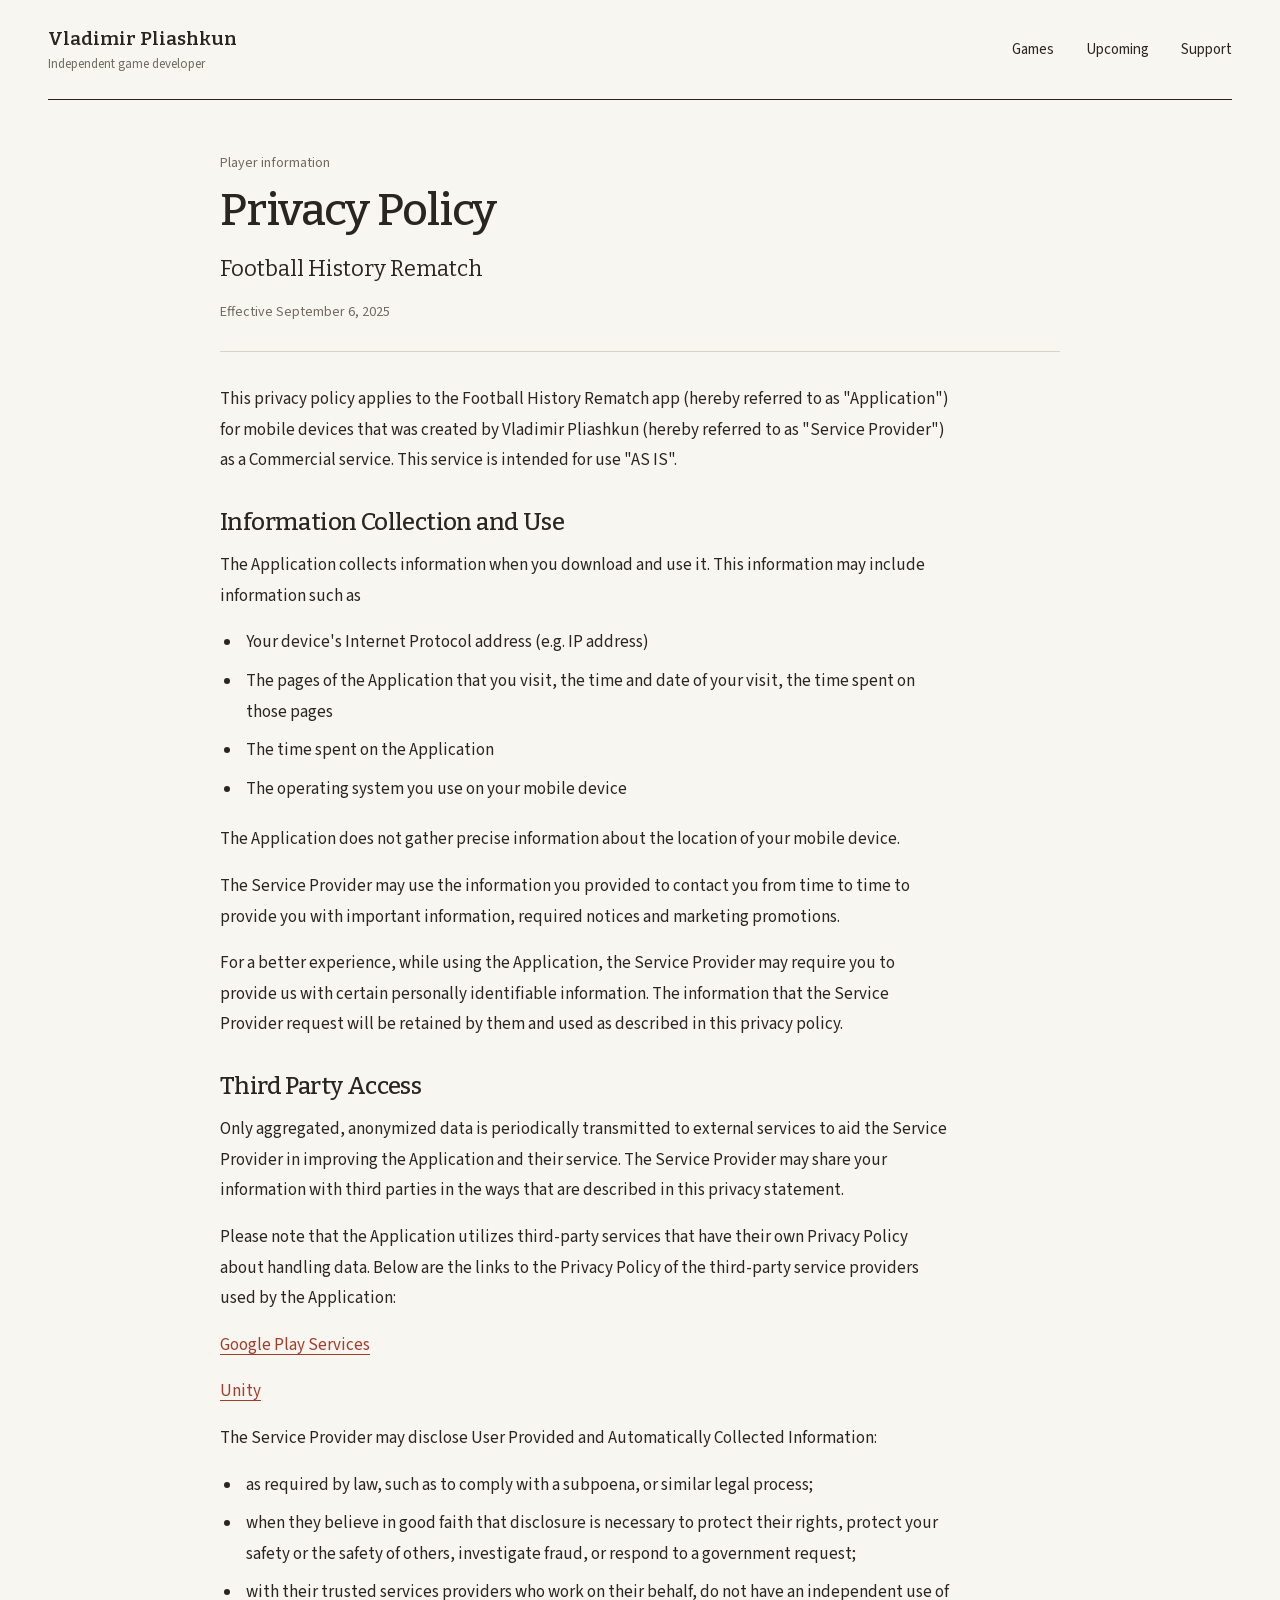
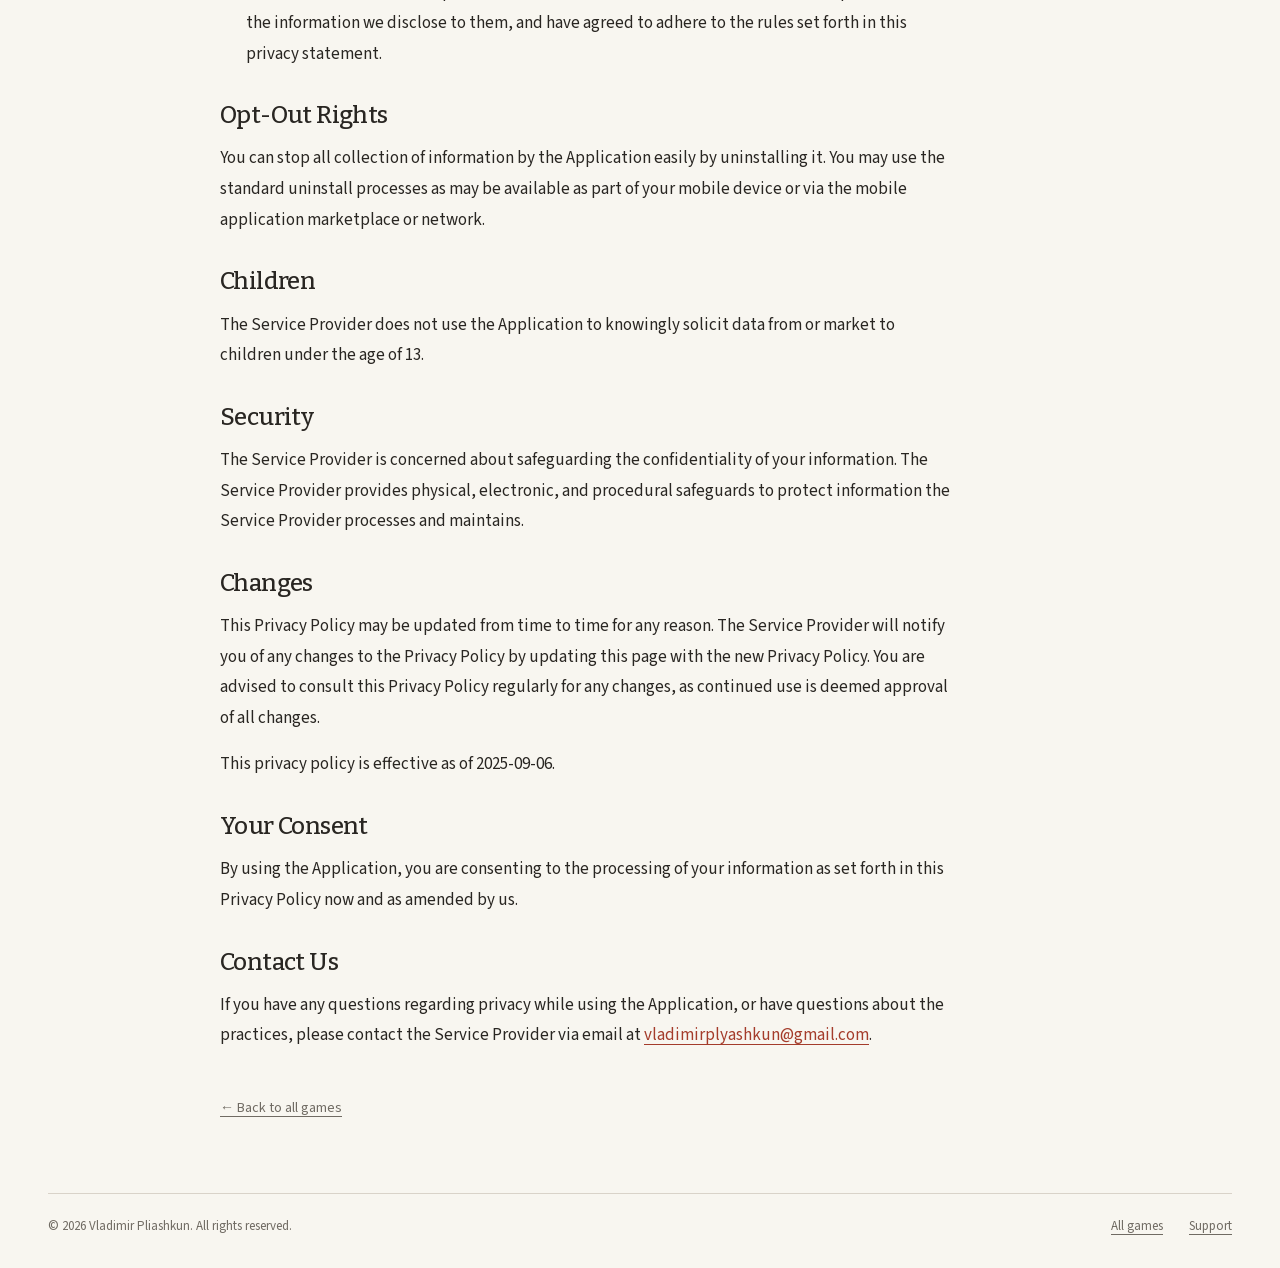
<file: football-history-rematch-privacy.html>
<!DOCTYPE html>
<html lang="en">
<head>
  <meta charset="UTF-8">
  <meta name="viewport" content="width=device-width, initial-scale=1.0">
  <meta name="description" content="Privacy policy for Football History Rematch, a game by Vladimir Pliashkun.">
  <meta name="theme-color" content="#f8f6f0">
  <title>Privacy Policy | Football History Rematch</title>
  <link rel="canonical" href="https://vladimirplyashkun.com/football-history-rematch-privacy.html">
  <link rel="icon" href="favicon.svg" type="image/svg+xml">
  <link rel="preload" href="assets/fonts/bitter-latin.woff2" as="font" type="font/woff2" crossorigin>
  <link rel="stylesheet" href="styles.css?v=20261108-3">
</head>
<body>
  <a class="skip-link" href="#main">Skip to content</a>
  <header class="site-header">
    <div class="container header-inner">
      <a class="brand" href="index.html" aria-label="Vladimir Pliashkun — Home"><span>Vladimir Pliashkun<span class="brand-caption">Independent game developer</span></span></a>
      <nav aria-label="Main navigation"><a href="index.html#games">Games</a><a href="index.html#second-on-ice">Upcoming</a><a href="support.html">Support</a></nav>
    </div>
  </header>
  <main id="main" class="container document-layout">
    <div class="document-intro">
      <p class="eyebrow">Player information</p>
      <h1>Privacy Policy</h1>
      <p class="document-subtitle">Football History Rematch</p>
      <p class="document-date">Effective <time datetime="2025-09-06">September 6, 2025</time></p>
    </div>
    <div class="document-body">
      <p>This privacy policy applies to the Football History Rematch app (hereby referred to as &quot;Application&quot;) for mobile devices that was created by Vladimir Pliashkun (hereby referred to as &quot;Service Provider&quot;) as a Commercial service. This service is intended for use &quot;AS IS&quot;.</p>
      <h2>Information Collection and Use</h2>
      <p>The Application collects information when you download and use it. This information may include information such as</p>
      <ul>
        <li>Your device&#x27;s Internet Protocol address (e.g. IP address)</li>
        <li>The pages of the Application that you visit, the time and date of your visit, the time spent on those pages</li>
        <li>The time spent on the Application</li>
        <li>The operating system you use on your mobile device</li>
      </ul>
      <p>The Application does not gather precise information about the location of your mobile device.</p>
      <p>The Service Provider may use the information you provided to contact you from time to time to provide you with important information, required notices and marketing promotions.</p>
      <p>For a better experience, while using the Application, the Service Provider may require you to provide us with certain personally identifiable information. The information that the Service Provider request will be retained by them and used as described in this privacy policy.</p>
      <h2>Third Party Access</h2>
      <p>Only aggregated, anonymized data is periodically transmitted to external services to aid the Service Provider in improving the Application and their service. The Service Provider may share your information with third parties in the ways that are described in this privacy statement.</p>
      <p>Please note that the Application utilizes third-party services that have their own Privacy Policy about handling data. Below are the links to the Privacy Policy of the third-party service providers used by the Application:</p>
      <p><a href="https://www.google.com/policies/privacy/">Google Play Services</a></p>
      <p><a href="https://unity3d.com/legal/privacy-policy">Unity</a></p>
      <p>The Service Provider may disclose User Provided and Automatically Collected Information:</p>
      <ul>
        <li>as required by law, such as to comply with a subpoena, or similar legal process;</li>
        <li>when they believe in good faith that disclosure is necessary to protect their rights, protect your safety or the safety of others, investigate fraud, or respond to a government request;</li>
        <li>with their trusted services providers who work on their behalf, do not have an independent use of the information we disclose to them, and have agreed to adhere to the rules set forth in this privacy statement.</li>
      </ul>
      <h2>Opt-Out Rights</h2>
      <p>You can stop all collection of information by the Application easily by uninstalling it. You may use the standard uninstall processes as may be available as part of your mobile device or via the mobile application marketplace or network.</p>
      <h2>Children</h2>
      <p>The Service Provider does not use the Application to knowingly solicit data from or market to children under the age of 13.</p>
      <h2>Security</h2>
      <p>The Service Provider is concerned about safeguarding the confidentiality of your information. The Service Provider provides physical, electronic, and procedural safeguards to protect information the Service Provider processes and maintains.</p>
      <h2>Changes</h2>
      <p>This Privacy Policy may be updated from time to time for any reason. The Service Provider will notify you of any changes to the Privacy Policy by updating this page with the new Privacy Policy. You are advised to consult this Privacy Policy regularly for any changes, as continued use is deemed approval of all changes.</p>
      <p>This privacy policy is effective as of 2025-09-06.</p>
      <h2>Your Consent</h2>
      <p>By using the Application, you are consenting to the processing of your information as set forth in this Privacy Policy now and as amended by us.</p>
      <h2>Contact Us</h2>
      <p>If you have any questions regarding privacy while using the Application, or have questions about the practices, please contact the Service Provider via email at <a href="mailto:vladimirplyashkun@gmail.com">vladimirplyashkun@gmail.com</a>.</p>
    </div>
    <a class="back-home" href="index.html">← Back to all games</a>
  </main>
  <footer class="site-footer container document-footer"><p>© 2026 Vladimir Pliashkun. All rights reserved.</p><div><a href="index.html">All games</a><a href="support.html">Support</a></div></footer>
</body>
</html>
</file>
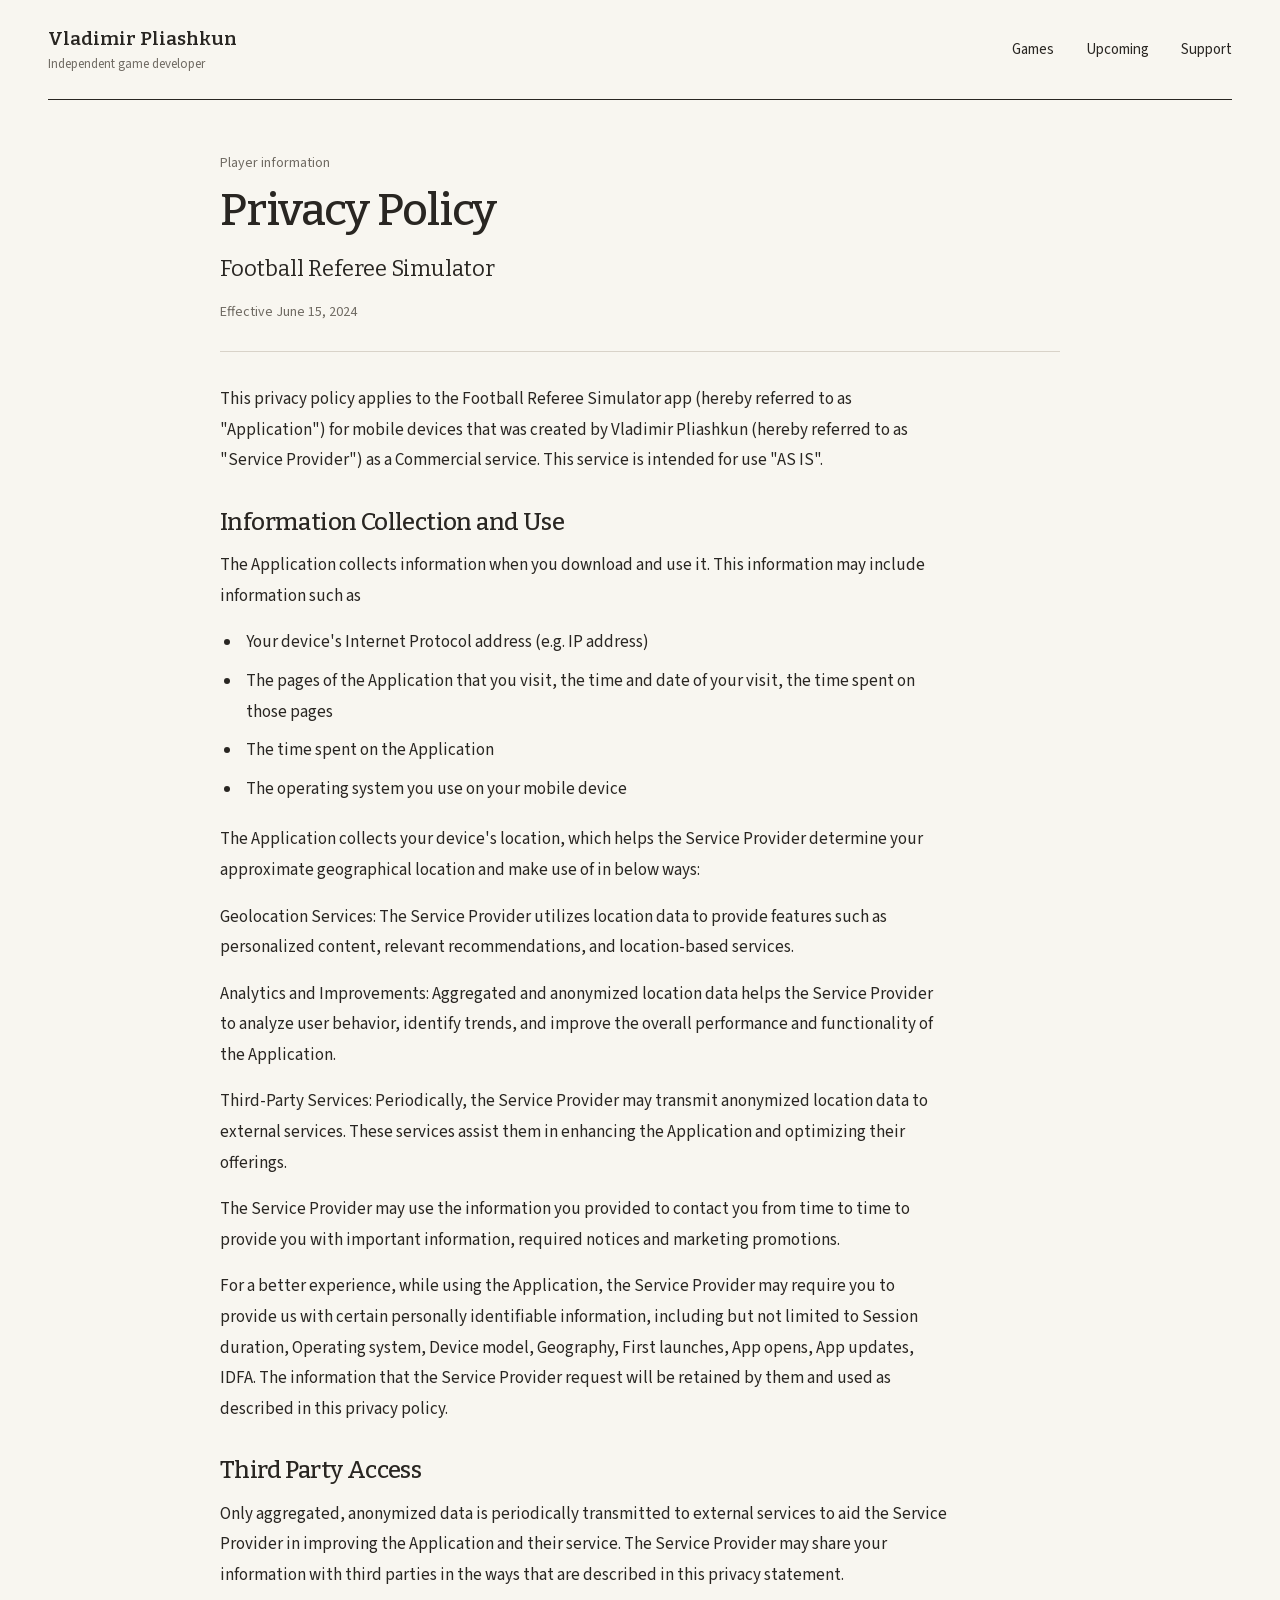
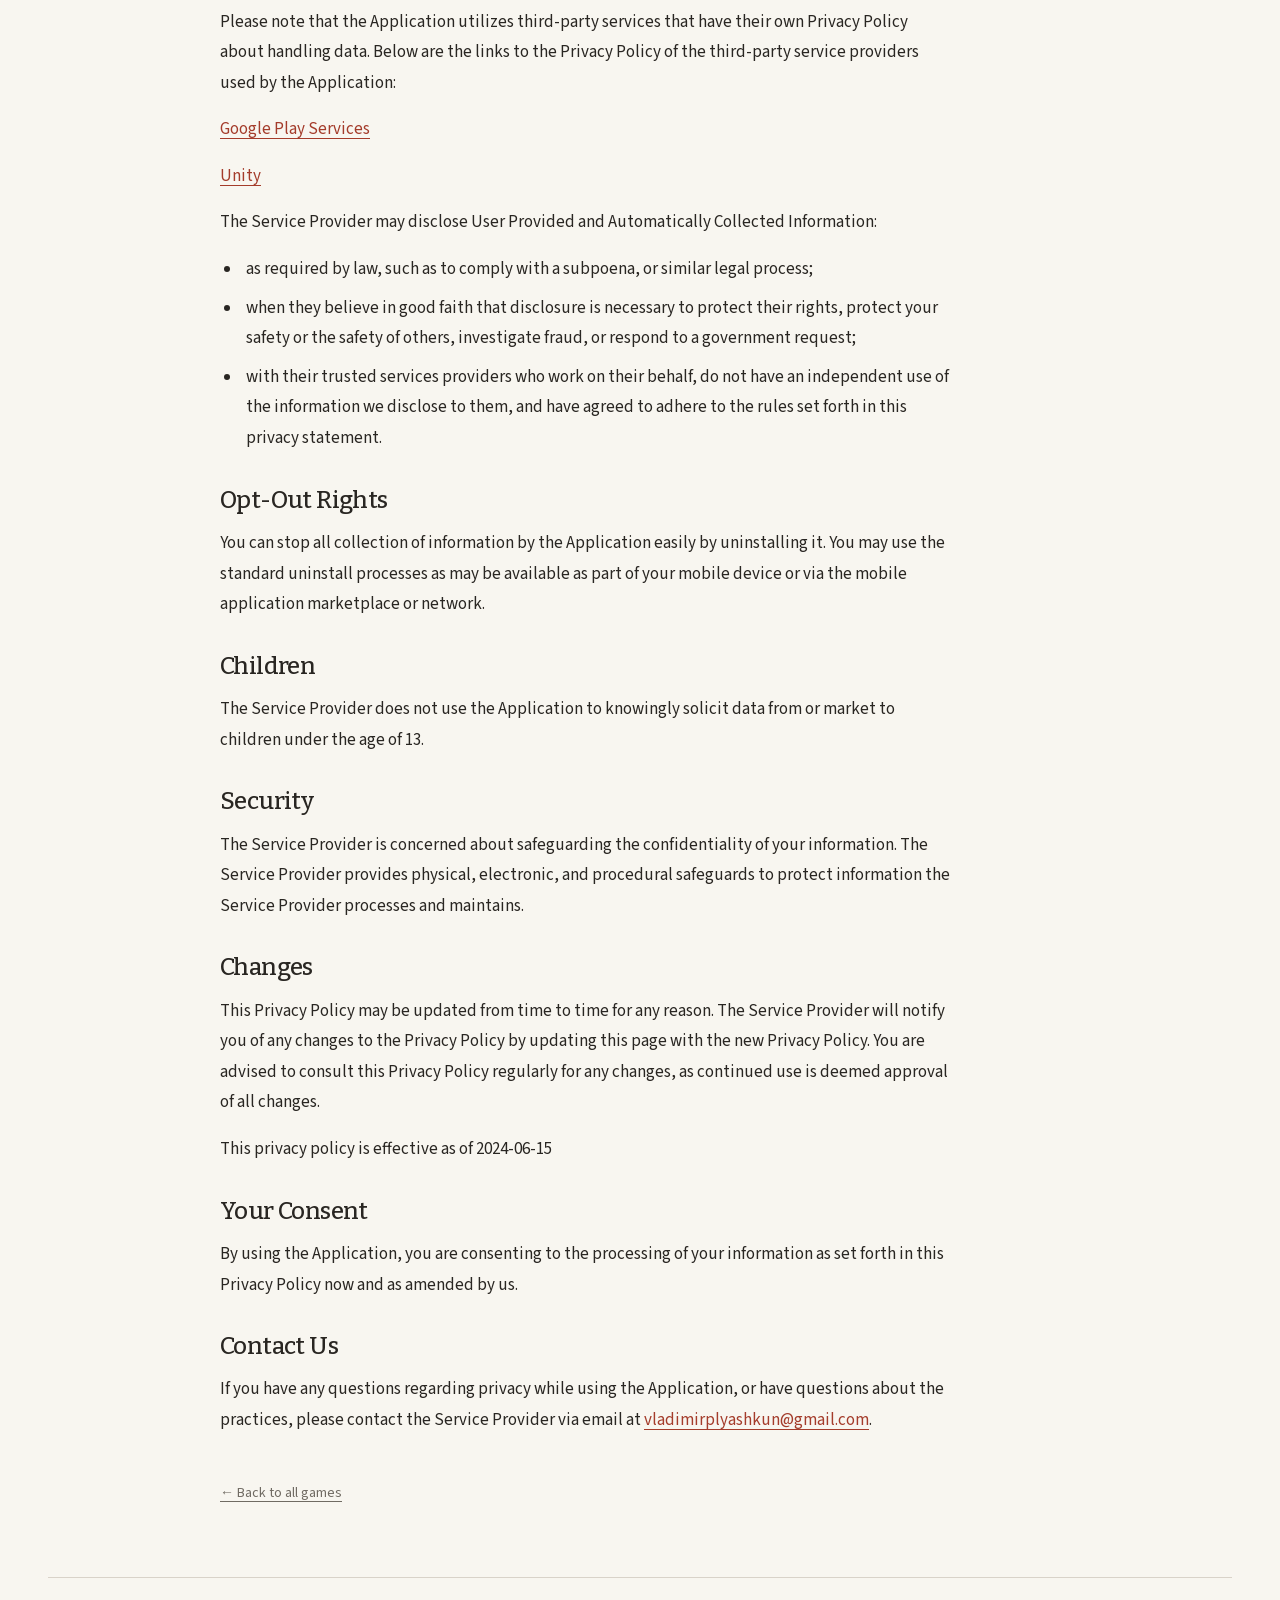
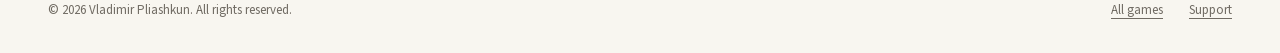
<file: football-referee-privacy.html>
<!DOCTYPE html>
<html lang="en">
<head>
  <meta charset="UTF-8">
  <meta name="viewport" content="width=device-width, initial-scale=1.0">
  <meta name="description" content="Privacy policy for Football Referee Simulator, a game by Vladimir Pliashkun.">
  <meta name="theme-color" content="#f8f6f0">
  <title>Privacy Policy | Football Referee Simulator</title>
  <link rel="canonical" href="https://vladimirplyashkun.com/football-referee-privacy.html">
  <link rel="icon" href="favicon.svg" type="image/svg+xml">
  <link rel="preload" href="assets/fonts/bitter-latin.woff2" as="font" type="font/woff2" crossorigin>
  <link rel="stylesheet" href="styles.css?v=20261108-3">
</head>
<body>
  <a class="skip-link" href="#main">Skip to content</a>
  <header class="site-header">
    <div class="container header-inner">
      <a class="brand" href="index.html" aria-label="Vladimir Pliashkun — Home"><span>Vladimir Pliashkun<span class="brand-caption">Independent game developer</span></span></a>
      <nav aria-label="Main navigation"><a href="index.html#games">Games</a><a href="index.html#second-on-ice">Upcoming</a><a href="support.html">Support</a></nav>
    </div>
  </header>
  <main id="main" class="container document-layout">
    <div class="document-intro">
      <p class="eyebrow">Player information</p>
      <h1>Privacy Policy</h1>
      <p class="document-subtitle">Football Referee Simulator</p>
      <p class="document-date">Effective <time datetime="2024-06-15">June 15, 2024</time></p>
    </div>
    <div class="document-body">
      <p>This privacy policy applies to the Football Referee Simulator app (hereby referred to as &quot;Application&quot;) for mobile devices that was created by Vladimir Pliashkun (hereby referred to as &quot;Service Provider&quot;) as a Commercial service. This service is intended for use &quot;AS IS&quot;.</p>
      <h2>Information Collection and Use</h2>
      <p>The Application collects information when you download and use it. This information may include information such as</p>
      <ul>
        <li>Your device&#x27;s Internet Protocol address (e.g. IP address)</li>
        <li>The pages of the Application that you visit, the time and date of your visit, the time spent on those pages</li>
        <li>The time spent on the Application</li>
        <li>The operating system you use on your mobile device</li>
      </ul>
      <p>The Application collects your device&#x27;s location, which helps the Service Provider determine your approximate geographical location and make use of in below ways:</p>
      <p>Geolocation Services: The Service Provider utilizes location data to provide features such as personalized content, relevant recommendations, and location-based services.</p>
      <p>Analytics and Improvements: Aggregated and anonymized location data helps the Service Provider to analyze user behavior, identify trends, and improve the overall performance and functionality of the Application.</p>
      <p>Third-Party Services: Periodically, the Service Provider may transmit anonymized location data to external services. These services assist them in enhancing the Application and optimizing their offerings.</p>
      <p>The Service Provider may use the information you provided to contact you from time to time to provide you with important information, required notices and marketing promotions.</p>
      <p>For a better experience, while using the Application, the Service Provider may require you to provide us with certain personally identifiable information, including but not limited to Session duration, Operating system, Device model, Geography, First launches, App opens, App updates, IDFA. The information that the Service Provider request will be retained by them and used as described in this privacy policy.</p>
      <h2>Third Party Access</h2>
      <p>Only aggregated, anonymized data is periodically transmitted to external services to aid the Service Provider in improving the Application and their service. The Service Provider may share your information with third parties in the ways that are described in this privacy statement.</p>
      <p>Please note that the Application utilizes third-party services that have their own Privacy Policy about handling data. Below are the links to the Privacy Policy of the third-party service providers used by the Application:</p>
      <p><a href="https://www.google.com/policies/privacy/">Google Play Services</a></p>
      <p><a href="https://unity3d.com/legal/privacy-policy">Unity</a></p>
      <p>The Service Provider may disclose User Provided and Automatically Collected Information:</p>
      <ul>
        <li>as required by law, such as to comply with a subpoena, or similar legal process;</li>
        <li>when they believe in good faith that disclosure is necessary to protect their rights, protect your safety or the safety of others, investigate fraud, or respond to a government request;</li>
        <li>with their trusted services providers who work on their behalf, do not have an independent use of the information we disclose to them, and have agreed to adhere to the rules set forth in this privacy statement.</li>
      </ul>
      <h2>Opt-Out Rights</h2>
      <p>You can stop all collection of information by the Application easily by uninstalling it. You may use the standard uninstall processes as may be available as part of your mobile device or via the mobile application marketplace or network.</p>
      <h2>Children</h2>
      <p>The Service Provider does not use the Application to knowingly solicit data from or market to children under the age of 13.</p>
      <h2>Security</h2>
      <p>The Service Provider is concerned about safeguarding the confidentiality of your information. The Service Provider provides physical, electronic, and procedural safeguards to protect information the Service Provider processes and maintains.</p>
      <h2>Changes</h2>
      <p>This Privacy Policy may be updated from time to time for any reason. The Service Provider will notify you of any changes to the Privacy Policy by updating this page with the new Privacy Policy. You are advised to consult this Privacy Policy regularly for any changes, as continued use is deemed approval of all changes.</p>
      <p>This privacy policy is effective as of 2024-06-15</p>
      <h2>Your Consent</h2>
      <p>By using the Application, you are consenting to the processing of your information as set forth in this Privacy Policy now and as amended by us.</p>
      <h2>Contact Us</h2>
      <p>If you have any questions regarding privacy while using the Application, or have questions about the practices, please contact the Service Provider via email at <a href="mailto:vladimirplyashkun@gmail.com">vladimirplyashkun@gmail.com</a>.</p>
    </div>
    <a class="back-home" href="index.html">← Back to all games</a>
  </main>
  <footer class="site-footer container document-footer"><p>© 2026 Vladimir Pliashkun. All rights reserved.</p><div><a href="index.html">All games</a><a href="support.html">Support</a></div></footer>
</body>
</html>
</file>
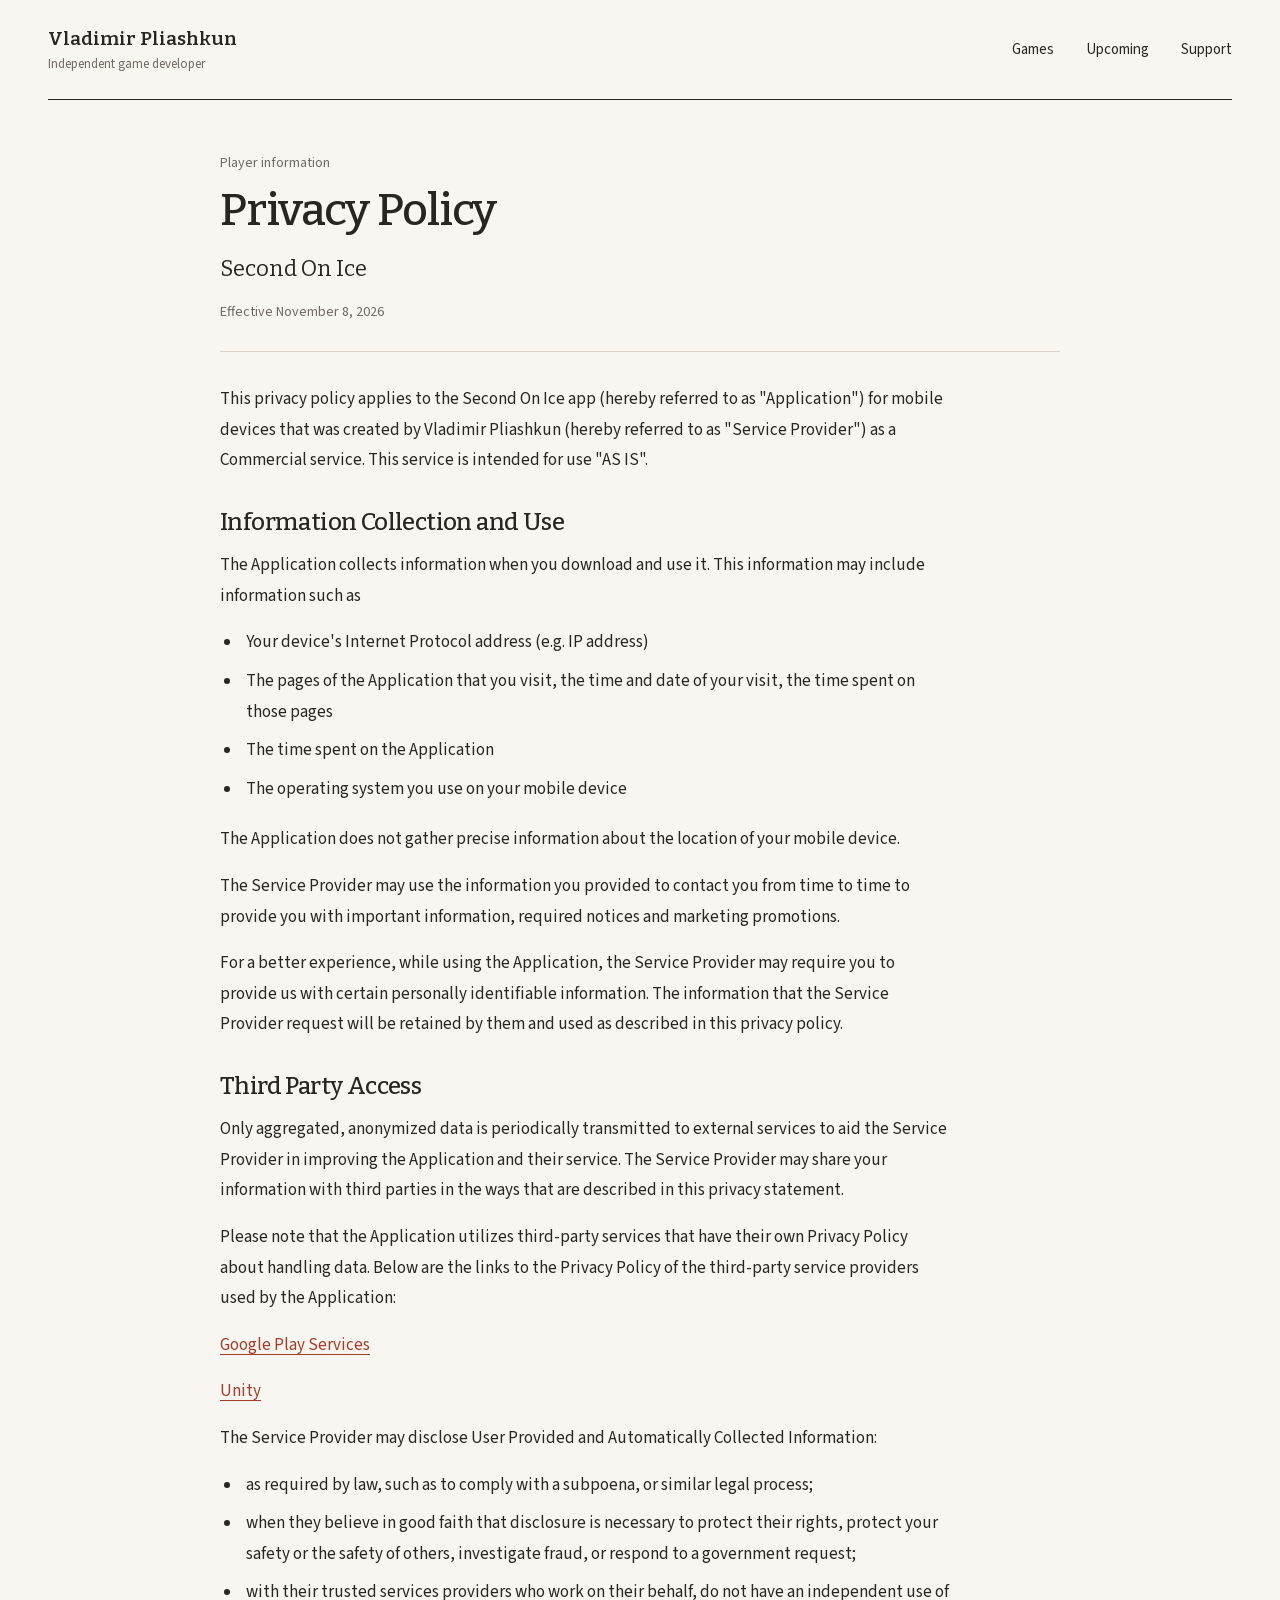
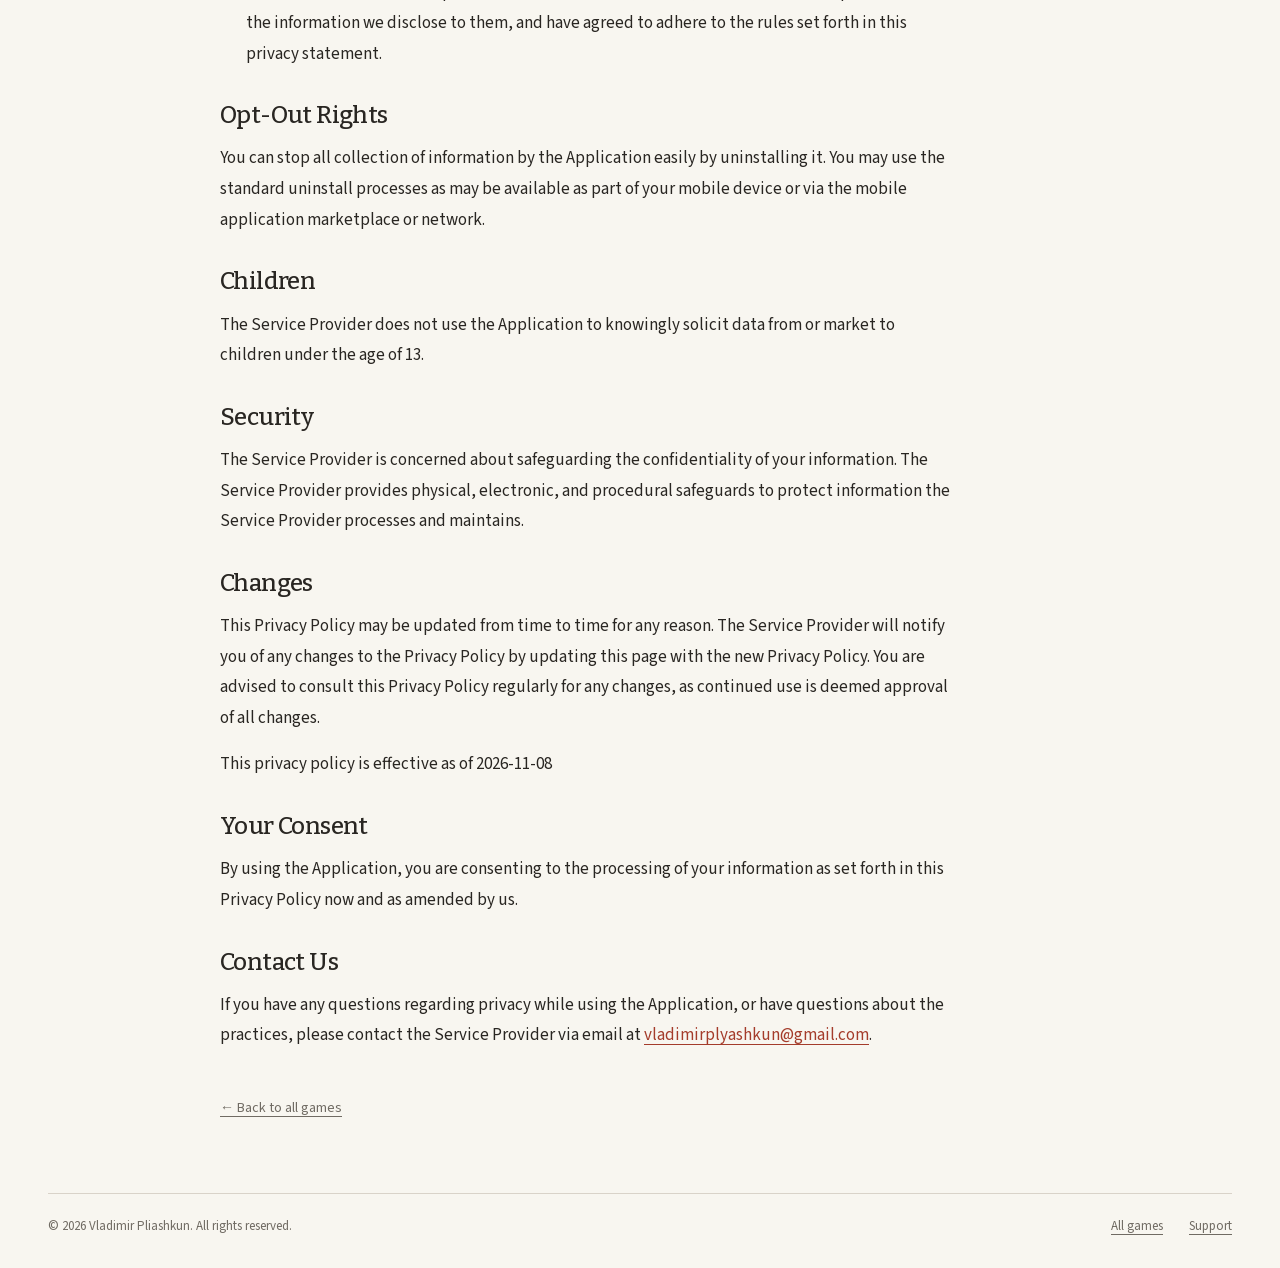
<file: second-on-ice-privacy.html>
<!DOCTYPE html>
<html lang="en">
<head>
  <meta charset="UTF-8">
  <meta name="viewport" content="width=device-width, initial-scale=1.0">
  <meta name="description" content="Privacy policy for Second On Ice, a game by Vladimir Pliashkun.">
  <meta name="theme-color" content="#f8f6f0">
  <title>Privacy Policy | Second On Ice</title>
  <link rel="canonical" href="https://vladimirplyashkun.com/second-on-ice-privacy.html">
  <link rel="icon" href="favicon.svg" type="image/svg+xml">
  <link rel="preload" href="assets/fonts/bitter-latin.woff2" as="font" type="font/woff2" crossorigin>
  <link rel="stylesheet" href="styles.css?v=20261108-3">
</head>
<body>
  <a class="skip-link" href="#main">Skip to content</a>
  <header class="site-header">
    <div class="container header-inner">
      <a class="brand" href="index.html" aria-label="Vladimir Pliashkun — Home"><span>Vladimir Pliashkun<span class="brand-caption">Independent game developer</span></span></a>
      <nav aria-label="Main navigation"><a href="index.html#games">Games</a><a href="index.html#second-on-ice">Upcoming</a><a href="support.html">Support</a></nav>
    </div>
  </header>
  <main id="main" class="container document-layout">
    <div class="document-intro">
      <p class="eyebrow">Player information</p>
      <h1>Privacy Policy</h1>
      <p class="document-subtitle">Second On Ice</p>
      <p class="document-date">Effective <time datetime="2026-11-08">November 8, 2026</time></p>
    </div>
    <div class="document-body">
      <p>This privacy policy applies to the Second On Ice app (hereby referred to as &quot;Application&quot;) for mobile devices that was created by Vladimir Pliashkun (hereby referred to as &quot;Service Provider&quot;) as a Commercial service. This service is intended for use &quot;AS IS&quot;.</p>
      <h2>Information Collection and Use</h2>
      <p>The Application collects information when you download and use it. This information may include information such as</p>
      <ul>
        <li>Your device&#x27;s Internet Protocol address (e.g. IP address)</li>
        <li>The pages of the Application that you visit, the time and date of your visit, the time spent on those pages</li>
        <li>The time spent on the Application</li>
        <li>The operating system you use on your mobile device</li>
      </ul>
      <p>The Application does not gather precise information about the location of your mobile device.</p>
      <p>The Service Provider may use the information you provided to contact you from time to time to provide you with important information, required notices and marketing promotions.</p>
      <p>For a better experience, while using the Application, the Service Provider may require you to provide us with certain personally identifiable information. The information that the Service Provider request will be retained by them and used as described in this privacy policy.</p>
      <h2>Third Party Access</h2>
      <p>Only aggregated, anonymized data is periodically transmitted to external services to aid the Service Provider in improving the Application and their service. The Service Provider may share your information with third parties in the ways that are described in this privacy statement.</p>
      <p>Please note that the Application utilizes third-party services that have their own Privacy Policy about handling data. Below are the links to the Privacy Policy of the third-party service providers used by the Application:</p>
      <p><a href="https://policies.google.com/privacy">Google Play Services</a></p>
      <p><a href="https://unity.com/legal/game-player-and-app-user-privacy-policy">Unity</a></p>
      <p>The Service Provider may disclose User Provided and Automatically Collected Information:</p>
      <ul>
        <li>as required by law, such as to comply with a subpoena, or similar legal process;</li>
        <li>when they believe in good faith that disclosure is necessary to protect their rights, protect your safety or the safety of others, investigate fraud, or respond to a government request;</li>
        <li>with their trusted services providers who work on their behalf, do not have an independent use of the information we disclose to them, and have agreed to adhere to the rules set forth in this privacy statement.</li>
      </ul>
      <h2>Opt-Out Rights</h2>
      <p>You can stop all collection of information by the Application easily by uninstalling it. You may use the standard uninstall processes as may be available as part of your mobile device or via the mobile application marketplace or network.</p>
      <h2>Children</h2>
      <p>The Service Provider does not use the Application to knowingly solicit data from or market to children under the age of 13.</p>
      <h2>Security</h2>
      <p>The Service Provider is concerned about safeguarding the confidentiality of your information. The Service Provider provides physical, electronic, and procedural safeguards to protect information the Service Provider processes and maintains.</p>
      <h2>Changes</h2>
      <p>This Privacy Policy may be updated from time to time for any reason. The Service Provider will notify you of any changes to the Privacy Policy by updating this page with the new Privacy Policy. You are advised to consult this Privacy Policy regularly for any changes, as continued use is deemed approval of all changes.</p>
      <p>This privacy policy is effective as of 2026-11-08</p>
      <h2>Your Consent</h2>
      <p>By using the Application, you are consenting to the processing of your information as set forth in this Privacy Policy now and as amended by us.</p>
      <h2>Contact Us</h2>
      <p>If you have any questions regarding privacy while using the Application, or have questions about the practices, please contact the Service Provider via email at <a href="mailto:vladimirplyashkun@gmail.com">vladimirplyashkun@gmail.com</a>.</p>
    </div>
    <a class="back-home" href="index.html">← Back to all games</a>
  </main>
  <footer class="site-footer container document-footer"><p>© 2026 Vladimir Pliashkun. All rights reserved.</p><div><a href="index.html">All games</a><a href="support.html">Support</a></div></footer>
</body>
</html>
</file>
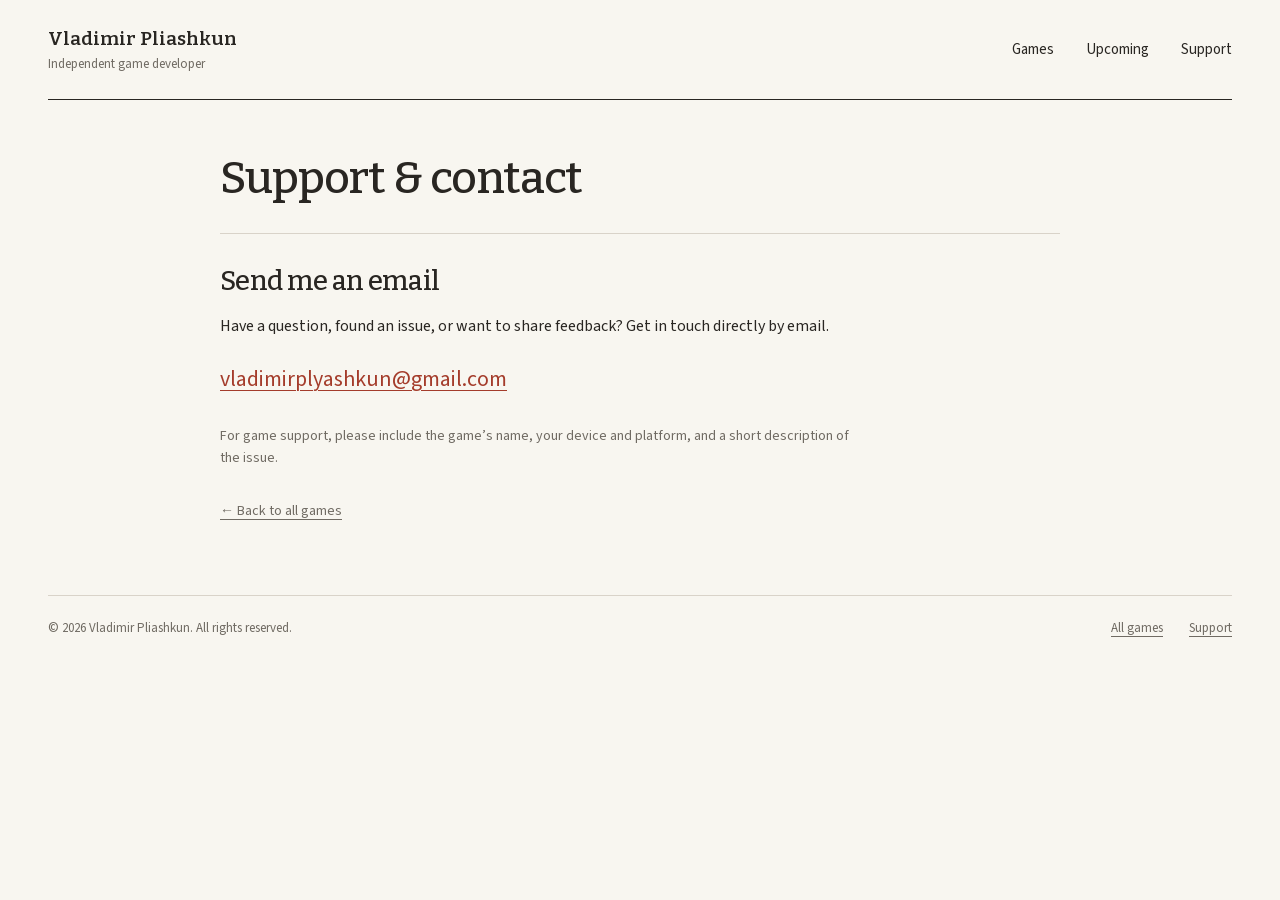
<file: support.html>
<!DOCTYPE html>
<html lang="en">
<head>
  <meta charset="UTF-8">
  <meta name="viewport" content="width=device-width, initial-scale=1.0">
  <meta name="description" content="Get support for games by Vladimir Pliashkun. Send your questions, feedback, and issue reports by email.">
  <meta name="theme-color" content="#f8f6f0">
  <title>Support | Vladimir Pliashkun Games</title>
  <link rel="canonical" href="https://vladimirplyashkun.com/support.html">
  <link rel="icon" href="favicon.svg" type="image/svg+xml">
  <link rel="preload" href="assets/fonts/bitter-latin.woff2" as="font" type="font/woff2" crossorigin>
  <link rel="stylesheet" href="styles.css?v=20261108-3">
</head>
<body>
  <a class="skip-link" href="#main">Skip to content</a>
  <header class="site-header">
    <div class="container header-inner">
      <a class="brand" href="index.html" aria-label="Vladimir Pliashkun — Home"><span>Vladimir Pliashkun<span class="brand-caption">Independent game developer</span></span></a>
      <nav aria-label="Main navigation"><a href="index.html#games">Games</a><a href="index.html#second-on-ice">Upcoming</a><a href="support.html">Support</a></nav>
    </div>
  </header>
  <main id="main" class="container document-layout">
    <div class="document-intro">
      <h1>Support &amp; contact</h1>
    </div>
    <section class="support-card" aria-labelledby="support-title">
      <h2 id="support-title">Send me an email</h2>
      <p>Have a question, found an issue, or want to share feedback? Get in touch directly by email.</p>
      <a class="email-link" href="mailto:vladimirplyashkun@gmail.com">vladimirplyashkun@gmail.com</a>
      <p class="support-note">For game support, please include the game’s name, your device and platform, and a short description of the issue.</p>
    </section>
    <a class="back-home" href="index.html">← Back to all games</a>
  </main>
  <footer class="site-footer container document-footer"><p>© 2026 Vladimir Pliashkun. All rights reserved.</p><div><a href="index.html">All games</a><a href="support.html">Support</a></div></footer>
</body>
</html>
</file>
<file: styles.css>
@charset "UTF-8";

@font-face {
  font-family: "Bitter";
  src: url("assets/fonts/bitter-latin.woff2") format("woff2");
  font-style: normal;
  font-weight: 400 700;
  font-display: swap;
}

@font-face {
  font-family: "Source Sans 3";
  src: url("assets/fonts/source-sans-3-latin.woff2") format("woff2");
  font-style: normal;
  font-weight: 400 600;
  font-display: swap;
}

:root {
  --paper: #f8f6f0;
  --ink: #292622;
  --muted: #706b63;
  --line: #d9d3c9;
  --accent: #a43c2b;
  --heading: "Bitter", Georgia, serif;
  font-family: "Source Sans 3", "Trebuchet MS", sans-serif;
  color: var(--ink);
  background: var(--paper);
  font-synthesis: none;
}

* { box-sizing: border-box; }
html { scroll-padding-top: 24px; }
body { margin: 0; font-size: 16px; line-height: 1.6; }
a { color: inherit; text-underline-offset: 4px; text-decoration-thickness: 1px; }
a:hover { color: var(--accent); }
button, select { font: inherit; color: inherit; }
button, select, a { touch-action: manipulation; }
button, select { cursor: pointer; }
img { display: block; width: 100%; height: auto; }
h1, h2, h3, h4, p { margin: 0; }
h1, h2, h3, h4 { font-family: var(--heading); font-weight: 500; line-height: 1.18; letter-spacing: -.025em; }
a:focus-visible, button:focus-visible, select:focus-visible { outline: 2px solid var(--accent); outline-offset: 5px; }
[hidden] { display: none !important; }
.container { width: calc(100% - 96px); max-width: 1200px; margin-inline: auto; }
.skip-link { position: absolute; top: -100px; left: 24px; padding: 12px 20px; background: var(--ink); color: white; z-index: 10; }
.skip-link:focus { top: 12px; }

/* A personal masthead, without a separate logo or promotional tagline. */
.site-header .header-inner { border-bottom: 1px solid var(--ink); }
.header-inner { min-height: 100px; display: flex; align-items: center; justify-content: space-between; gap: 24px; }
.brand { font-family: var(--heading); font-size: 19px; font-weight: 600; line-height: 1.4; text-decoration: none; }
.brand-caption { display: block; margin-top: 3px; font-family: "Source Sans 3", sans-serif; font-size: 13px; font-weight: 400; color: var(--muted); }
nav { display: flex; gap: 32px; font-size: 15px; }
nav a { padding-block: 10px; text-decoration: none; }
nav a:hover { text-decoration: underline; }

.intro { padding: 58px 0 52px; display: flex; align-items: flex-end; justify-content: space-between; gap: 40px; }
.intro h1 { font-size: clamp(42px, 5.2vw, 68px); line-height: 1.12; letter-spacing: -.045em; }
.intro-note { font-size: 18px; line-height: 1.65; color: var(--muted); padding-bottom: 6px; }

/* The upcoming game is presented as artwork with an adjacent caption. */
.feature { display: grid; grid-template-columns: minmax(0, 2.05fr) minmax(0, 1fr); align-items: center; gap: 42px; padding-top: 28px; border-top: 1px solid var(--line); }
.feature-art img { aspect-ratio: 1671 / 941; object-fit: contain; }
.feature-copy { padding-block: 8px; }
.project-note { font-size: 15px; color: var(--accent); margin-bottom: 18px; }
.feature h2 { font-size: clamp(30px, 3.1vw, 40px); margin-bottom: 19px; }
.feature-description { font-size: 17px; line-height: 1.65; }
.release-note { margin-top: 20px; color: var(--muted); font-size: 15px; }
.privacy-link { display: inline-block; margin-top: 20px; font-size: 13px; color: var(--muted); }

.catalog { padding-top: 76px; }
.section-heading { display: flex; align-items: baseline; justify-content: space-between; gap: 20px; margin-bottom: 24px; }
.section-heading h2 { font-size: 36px; }
.section-heading > p { font-size: 14px; color: var(--muted); }
.catalog-controls { border-top: 1px solid var(--ink); border-bottom: 1px solid var(--line); display: flex; align-items: center; justify-content: space-between; gap: 20px; padding-block: 12px; margin-bottom: 34px; }
.platform-filters { display: flex; gap: 23px; flex-wrap: wrap; }
.filter-button { border: 0; border-bottom: 2px solid transparent; border-radius: 0; background: transparent; color: var(--muted); padding: 9px 0 7px; min-height: 42px; font-size: 15px; }
.filter-button:hover { color: var(--accent); }
.filter-button[aria-pressed="true"] { border-bottom-color: var(--accent); color: var(--accent); font-weight: 600; }
.select-filters { display: flex; gap: 20px; align-items: center; }
.select-filters label { display: flex; align-items: center; gap: 9px; white-space: nowrap; font-size: 13px; color: var(--muted); }
select { border: 0; border-bottom: 1px solid var(--line); border-radius: 0; background-color: transparent; font-size: 14px; padding: 8px 19px 8px 0; min-height: 42px; color: var(--ink); }
.game-group { display: grid; grid-template-columns: 94px minmax(0, 1fr); gap: 24px; margin-top: 40px; }
.game-group + .game-group { padding-top: 36px; border-top: 1px solid var(--line); }
.group-heading h3 { font-size: 29px; color: var(--accent); }
.group-heading > span { display: block; font-size: 13px; color: var(--muted); margin-top: 5px; }
.game-grid { display: grid; grid-template-columns: repeat(2, minmax(0, 1fr)); gap: 34px; min-width: 0; }
.game-card { display: flex; flex-direction: column; min-width: 0; scroll-margin-top: 24px; }
.game-art { overflow: hidden; }
.game-art img { aspect-ratio: 16 / 9; object-fit: cover; }
.game-art img[src$="football-referee-simulator.jpg"] { object-position: right center; }
.game-copy { padding-top: 18px; flex: 1; display: flex; flex-direction: column; min-width: 0; }
.game-meta { display: flex; justify-content: space-between; gap: 10px; font-size: 13px; color: var(--muted); margin-bottom: 8px; }
.game-copy h4 { font-size: 27px; }
.game-description { font-size: 16px; line-height: 1.6; margin-top: 11px; margin-bottom: 18px; }
.store-links { list-style: none; display: flex; flex-wrap: wrap; column-gap: 14px; row-gap: 0; margin: auto 0 0; padding: 0; }
.store-links li { display: flex; align-items: center; }
.store-links li + li::before { content: "/"; color: var(--line); margin-right: 14px; }
.store-links a { display: inline-flex; align-items: center; min-height: 40px; font-size: 14px; font-weight: 600; color: var(--accent); white-space: nowrap; }
.store-links a:hover { color: var(--ink); }
.game-footer { display: flex; justify-content: space-between; gap: 12px; margin-top: 12px; padding-top: 10px; font-size: 12px; color: var(--muted); }
.game-grid > .game-card:only-child { grid-column: 1 / -1; display: grid; grid-template-columns: minmax(0, 1fr) minmax(0, 1fr); gap: 34px; align-items: start; }
.game-grid > .game-card:only-child .game-copy { padding-top: 0; height: 100%; }
.catalog-note { margin: 32px 0 0 118px; font-size: 12px; color: var(--muted); }
.empty-state { padding: 56px 0; border-bottom: 1px solid var(--line); }
.empty-state h3 { font-size: 25px; }
.empty-state p { color: var(--muted); margin-top: 12px; }
.button { display: inline-block; border: 0; border-bottom: 1px solid currentColor; padding: 8px 0; background: none; color: var(--accent); min-height: 42px; }
.empty-state .button { margin-top: 16px; }

.contact-strip { display: flex; align-items: baseline; justify-content: space-between; gap: 24px; margin-top: 68px; padding-block: 30px; border-top: 1px solid var(--ink); border-bottom: 1px solid var(--line); }
.contact-strip h2 { font-size: 25px; }
.contact-strip > a { color: var(--accent); font-size: 17px; }
.site-footer { display: flex; justify-content: space-between; gap: 24px; padding-block: 22px 32px; color: var(--muted); font-size: 13px; }
.site-footer > div { display: flex; gap: 26px; }

/* Documents share the typography and navigation, with a quieter reading width. */
.document-layout { max-width: 840px; margin: 52px auto 72px; }
.document-intro { padding-bottom: 28px; border-bottom: 1px solid var(--line); margin-bottom: 32px; }
.eyebrow { font-size: 14px; color: var(--muted); }
.document-intro h1 { font-size: 45px; margin-top: 10px; }
.document-subtitle { font-family: var(--heading); font-size: 22px; margin-top: 14px; }
.document-date { font-size: 14px; color: var(--muted); margin-top: 14px; }
.document-body { max-width: 730px; font-size: 17px; line-height: 1.8; }
.document-body h2 { font-size: 24px; margin: 32px 0 14px; }
.document-body p { margin-bottom: 16px; }
.document-body ul { padding-left: 22px; margin: 0 0 20px; }
.document-body li { padding-left: 4px; margin-bottom: 8px; }
.document-body a { color: var(--accent); overflow-wrap: anywhere; }
.document-footer { border-top: 1px solid var(--line); }
.support-card { max-width: 630px; margin-top: 28px; }
.support-card h2 { font-size: 27px; }
.support-card p { margin-top: 16px; }
.support-card .email-link { display: inline-block; font-size: clamp(16px, 2.6vw, 22px); color: var(--accent); margin-top: 22px; overflow-wrap: anywhere; }
.support-card .support-note { font-size: 14px; color: var(--muted); margin-top: 28px; }
.back-home { display: inline-block; font-size: 14px; color: var(--muted); margin-top: 30px; }

@media (max-width: 1100px) {
  .container { width: calc(100% - 64px); }
  .feature { grid-template-columns: minmax(0, 1.85fr) minmax(0, 1fr); gap: 30px; }
  .feature h2 { font-size: 33px; }
  .feature-description { font-size: 16px; }
  .project-note { margin-bottom: 12px; font-size: 14px; }
  .release-note, .privacy-link { margin-top: 15px; }
  .catalog-controls { flex-wrap: wrap; gap: 10px 30px; }
  .game-group { grid-template-columns: 75px minmax(0, 1fr); gap: 20px; }
  .game-grid, .game-grid > .game-card:only-child { gap: 28px; }
  .game-copy h4 { font-size: 24px; }
  .catalog-note { margin-left: 95px; }
}

@media (max-width: 800px) {
  .container { width: calc(100% - 40px); }
  .header-inner { min-height: 90px; }
  .brand { font-size: 17px; }
  .brand-caption { font-size: 12px; }
  nav { gap: 22px; font-size: 14px; }
  .intro { padding-block: 38px; align-items: flex-start; }
  .intro h1 { font-size: 45px; }
  .intro-note { font-size: 16px; max-width: 225px; padding-top: 6px; }
  .feature { grid-template-columns: 1fr; gap: 24px; padding-top: 24px; }
  .feature-copy { display: grid; grid-template-columns: minmax(0, 1fr) minmax(0, 1.2fr); column-gap: 32px; padding: 0; }
  .project-note { grid-column: 1; margin-bottom: 10px; }
  .feature h2 { grid-column: 1; font-size: 34px; margin-bottom: 0; }
  .feature-description { grid-column: 2; grid-row: 1 / 4; }
  .release-note { grid-column: 1; }
  .privacy-link { grid-column: 2; grid-row: 4; justify-self: start; margin-top: 8px; }
  .catalog { padding-top: 56px; }
  .section-heading h2 { font-size: 31px; }
  .catalog-controls { gap: 12px; }
  .select-filters { gap: 20px; width: 100%; justify-content: space-between; }
  .game-group { display: block; margin-top: 30px; }
  .group-heading { display: flex; align-items: baseline; justify-content: space-between; margin-bottom: 18px; }
  .group-heading > span { margin: 0; }
  .game-grid, .game-grid > .game-card:only-child { gap: 24px; }
  .game-copy h4 { font-size: 25px; }
  .catalog-note { margin-left: 0; }
  .document-layout { margin-block: 36px 52px; }
  .document-intro h1 { font-size: 38px; }
}

@media (max-width: 540px) {
  .container { width: calc(100% - 36px); }
  .header-inner { flex-wrap: wrap; padding-block: 20px 14px; gap: 16px; }
  .brand { font-size: 18px; }
  nav { width: 100%; gap: 25px; }
  nav a { padding-block: 4px; }
  .intro { display: block; padding-block: 32px 28px; }
  .intro h1 { font-size: clamp(34px, 9vw, 47px); }
  .intro-note { font-size: 16px; padding: 0; margin-top: 20px; max-width: none; }
  .feature { gap: 22px; }
  .feature-copy { display: block; }
  .feature h2 { font-size: 33px; margin-bottom: 15px; }
  .project-note { margin-bottom: 8px; }
  .feature-description { font-size: 16px; }
  .release-note { margin-top: 14px; }
  .privacy-link { margin-top: 12px; }
  .catalog { padding-top: 48px; }
  .section-heading { display: block; margin-bottom: 20px; }
  .section-heading h2 { font-size: 31px; }
  .section-heading > p { margin-top: 8px; }
  .platform-filters { width: 100%; gap: 24px; }
  .filter-button { font-size: 14px; }
  .select-filters { display: grid; grid-template-columns: 1fr 1.25fr; gap: 20px; }
  .select-filters label { display: grid; gap: 0; }
  .select-filters select { width: 100%; min-width: 0; }
  .game-grid { grid-template-columns: 1fr; gap: 36px; }
  .game-grid > .game-card:only-child { display: flex; gap: 0; }
  .game-grid > .game-card:only-child .game-copy { padding-top: 18px; }
  .game-card + .game-card { border-top: 1px solid var(--line); padding-top: 28px; }
  .game-copy h4 { font-size: 26px; }
  .game-description { margin-bottom: 12px; }
  .game-footer { gap: 8px; flex-wrap: wrap; }
  .catalog-note { margin-top: 26px; }
  .contact-strip { display: block; margin-top: 40px; padding-block: 25px; }
  .contact-strip h2 { font-size: 24px; margin-bottom: 10px; }
  .site-footer { flex-wrap: wrap; gap: 12px; }
  .document-intro h1 { font-size: 34px; }
  .document-body { font-size: 16px; }
  .document-body h2 { font-size: 23px; }
}
</file>
